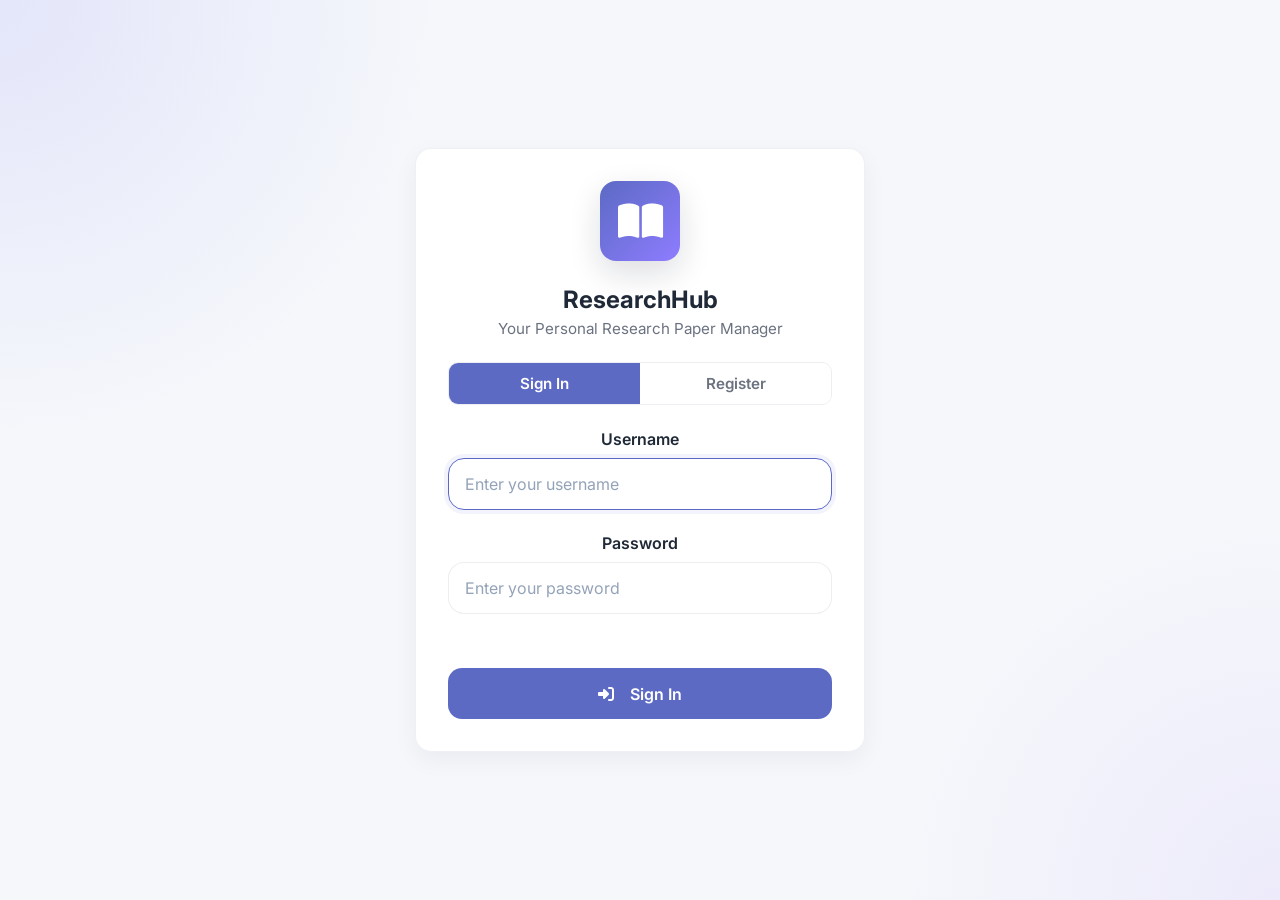
<file: index.html>
<!DOCTYPE html>
<html lang="en">

<head>
  <meta charset="UTF-8">
  <meta name="viewport" content="width=device-width, initial-scale=1.0">
  <title>Dashboard - ResearchHub</title>
  <link rel="stylesheet" href="https://cdnjs.cloudflare.com/ajax/libs/font-awesome/6.4.0/css/all.min.css">
  <link rel="stylesheet" href="style.css">
  <script src="app.js?v=2"></script>
</head>

<body>
  <script>checkAuth();</script>

  <div class="sidebar">
    <div class="brand-area">
      <div class="brand-icon">
        <i class="fas fa-book-open"></i>
      </div>
      <div class="brand-info">
        <div class="brand-title">ResearchHub</div>
        <div class="brand-tagline">Research Manager</div>
      </div>
    </div>

    <nav class="nav-menu">
      <div class="nav-section">
        <div class="nav-section-title">Main</div>
        <a href="index.html" class="nav-link active">
          <i class="fas fa-chart-line"></i>
          <span>Dashboard</span>
        </a>
        <a href="papers.html" class="nav-link">
          <i class="fas fa-book-bookmark"></i>
          <span>Library</span>
        </a>
        <a href="upload.html" class="nav-link">
          <i class="fas fa-cloud-arrow-up"></i>
          <span>Upload</span>
        </a>
      </div>

      <div class="nav-section">
        <div class="nav-section-title">Tools</div>
        <a href="#" class="nav-link" onclick="showComingSoon(); return false;">
          <i class="fas fa-sticky-note"></i>
          <span>Notes</span>
        </a>
        <a href="#" class="nav-link" onclick="showComingSoon(); return false;">
          <i class="fas fa-highlighter"></i>
          <span>Highlights</span>
        </a>
      </div>

      <div class="nav-section">
        <div class="nav-section-title">Account</div>
        <a href="#" class="nav-link" onclick="showComingSoon(); return false;">
          <i class="fas fa-gear"></i>
          <span>Settings</span>
        </a>
      </div>
    </nav>

    <div class="logout-area">
      <button class="btn-logout" onclick="logout()">
        <i class="fas fa-sign-out-alt" style="margin-right: 0.4rem;"></i> Logout
      </button>
    </div>
  </div>

  <div class="main-content">
    <div class="top-header">
      <div class="header-left">
        <h1 class="header-title">Dashboard</h1>
        <div class="header-search">
          <input type="text" placeholder="Search papers..." id="headerSearch">
        </div>
      </div>
      <div class="header-right">
        <button class="theme-toggle" onclick="toggleTheme()" title="Toggle light/dark mode">
          <i class="fas fa-moon"></i>
        </button>
        <div class="header-info">
          <div class="welcome-text">Welcome back</div>
          <div class="user-name" id="headerUserName">User</div>
        </div>
        <div class="user-avatar" id="headerAvatar">U</div>
      </div>
    </div>

    <div class="container">
      <div style="margin-bottom: 2rem;">
        <h1 style="font-size: 1.75rem; margin-bottom: 0.5rem; color: var(--text-primary);">Welcome to ResearchHub</h1>
        <p style="color: var(--text-secondary);">Track your personalized reading targets and manage your research collection.</p>
      </div>

      <!-- Stats -->
      <div class="stat-cards">
        <div class="stat-card stat-total">
          <div class="stat-header">
            <span class="stat-title">Total Papers</span>
            <span class="stat-icon">📚</span>
          </div>
          <div class="stat-number" id="stat-total">0</div>
        </div>
        <div class="stat-card stat-completed">
          <div class="stat-header">
            <span class="stat-title">Completed</span>
            <span class="stat-icon">✅</span>
          </div>
          <div class="stat-number" id="stat-completed">0</div>
        </div>
        <div class="stat-card stat-progress">
          <div class="stat-header">
            <span class="stat-title">In Progress</span>
            <span class="stat-icon">📖</span>
          </div>
          <div class="stat-number" id="stat-progress">0</div>
        </div>
        <div class="stat-card stat-notstarted">
          <div class="stat-header">
            <span class="stat-title">Not Started</span>
            <span class="stat-icon">🔖</span>
          </div>
          <div class="stat-number" id="stat-notstarted">0</div>
        </div>
      </div>

      <div style="display: flex; gap: 2rem; flex-wrap: wrap;">
        <!-- Continue Reading Section -->
        <div style="flex: 1; min-width: 320px;">
          <div class="section-header">
            <h2 class="section-title">
              <i class="fas fa-bookmark"></i>
              Continue Reading
            </h2>
          </div>
          <div id="continueReadingContainer" style="display: flex; flex-direction: column; gap: 1rem;">
            <!-- JS populated -->
          </div>
        </div>

        <!-- Recommended Papers Section -->
        <div style="flex: 1; min-width: 320px;">
          <div class="section-header">
            <h2 class="section-title">
              <i class="fas fa-star"></i>
              Recommended for You
            </h2>
          </div>
          <div id="recommendedContainer" style="display: flex; flex-direction: column; gap: 1rem;">
            <!-- JS populated -->
          </div>
        </div>

        <!-- Recently Viewed Section -->
        <div style="flex: 1; min-width: 320px;">
          <div class="section-header">
            <h2 class="section-title">
              <i class="fas fa-clock"></i>
              Recently Viewed
            </h2>
          </div>
          <div id="recentlyViewedContainer" style="display: flex; flex-direction: column; gap: 1rem;">
            <!-- JS populated -->
          </div>
        </div>
      </div>
    </div>
  </div>

  <div id="toast-container"></div>

  <script>
    function normalizeStatus(status) {
      const value = String(status || '').trim().toLowerCase();
      if (value === 'not started' || value === 'not_started' || value === 'notstarted') return 'Not Started';
      if (value === 'in progress' || value === 'in_progress' || value === 'inprogress') return 'In Progress';
      if (value === 'completed') return 'Completed';
      return status;
    }

    function getStatusKey(status) {
      return String(normalizeStatus(status) || '').trim().toLowerCase().replace(/\s+/g, '_');
    }

    renderAppShell();

    (async function() {
      const user = getDisplayUser();
      document.getElementById('headerUserName').textContent = user;
      document.getElementById('headerAvatar').textContent = user.charAt(0).toUpperCase();

      await loadPapersFromBackend();
      const allPapers = getPapers();
      if (allPapers.length === 0) {
        clearRecentlyViewedIfNoPapers();
      }

      const completed = allPapers.filter(p => getStatusKey(p.status) === 'completed').length;
      const inProgress = allPapers.filter(p => getStatusKey(p.status) === 'in_progress').length;
      const notStarted = allPapers.filter(p => getStatusKey(p.status) === 'not_started').length;

      document.getElementById('stat-total').textContent = allPapers.length;
      document.getElementById('stat-completed').textContent = completed;
      document.getElementById('stat-progress').textContent = inProgress;
      document.getElementById('stat-notstarted').textContent = notStarted;

      const continueReading = allPapers.filter(p => getStatusKey(p.status) === 'in_progress').slice(0, 3);
      const recommended = allPapers.filter(p => getStatusKey(p.status) === 'not_started').slice(0, 3);

      renderPaperCards('continueReadingContainer', continueReading, 'recommendation-card');
      renderPaperCards('recommendedContainer', recommended, 'recommendation-card');

      // Sync progress from live DB into recently viewed before rendering
      const recentRaw = getRecentlyViewedPapers();
      recentRaw.forEach(r => {
        const live = allPapers.find(p => p.id === r.id);
        if (live) { r.progress = live.progress; r.status = live.status; }
      });
      localStorage.setItem('recently_viewed_' + getCurrentUser(), JSON.stringify(recentRaw));
      renderRecentItems('recentlyViewedContainer');
    })();

    function renderPaperCards(containerId, papers, cardClass) {
      const container = document.getElementById(containerId);
      container.innerHTML = '';

      if (papers.length === 0) {
        container.innerHTML = '<div class="empty-state"><div class="empty-icon"><i class="fas fa-inbox"></i></div><div class="empty-title">No papers yet</div><div class="empty-text">Start by uploading your first research paper.</div></div>';
        return;
      }

      papers.forEach(paper => {
        const statusColors = {
          'completed': { badge: 'status-completed', icon: '✅' },
          'in_progress': { badge: 'status-progress', icon: '📖' },
          'not_started': { badge: 'status-not-started', icon: '🔖' }
        };

        const status = statusColors[getStatusKey(paper.status)] || statusColors['not_started'];

        const card = document.createElement('div');
        card.className = cardClass;
        card.innerHTML = `
          <div class="rec-header">
            <div class="rec-icon">
              <i class="fas fa-${paper.status === 'completed' ? 'check-circle' : (paper.status === 'in_progress' ? 'book-open' : 'bookmark')}"></i>
            </div>
            <div style="flex: 1;">
              <div class="rec-title">${paper.title}</div>
              <div class="rec-reason">${paper.status.replace('_', ' ').toUpperCase()}</div>
            </div>
            <button class="rec-icon-btn" onclick="toggleBookmark(this)">
              <i class="fas fa-bookmark"></i>
            </button>
          </div>
          <div class="rec-description">${paper.shortSummary || 'No summary available'}</div>
          <div class="rec-tags">
            <span class="rec-tag">${paper.domain || 'General'}</span>
            <span class="rec-tag tag-secondary">${paper.difficulty || 'Intermediate'}</span>
          </div>
          <div class="rec-action">
            <button class="rec-btn" onclick="window.location.href='paperdetails.html?id=${paper.id}'">
              <i class="fas fa-arrow-right" style="margin-right: 0.3rem;"></i>View Paper
            </button>
          </div>
        `;
        container.appendChild(card);
      });
    }

    function toggleBookmark(btn) {
      btn.classList.toggle('active');
      btn.querySelector('i').classList.toggle('fas');
      btn.querySelector('i').classList.toggle('far');
    }

    function renderAppShell() {
      // Already rendered in HTML
    }

    function showComingSoon() {
      showToast('This feature is coming soon!', false);
    }
  </script>
</body>

</html>
</file>
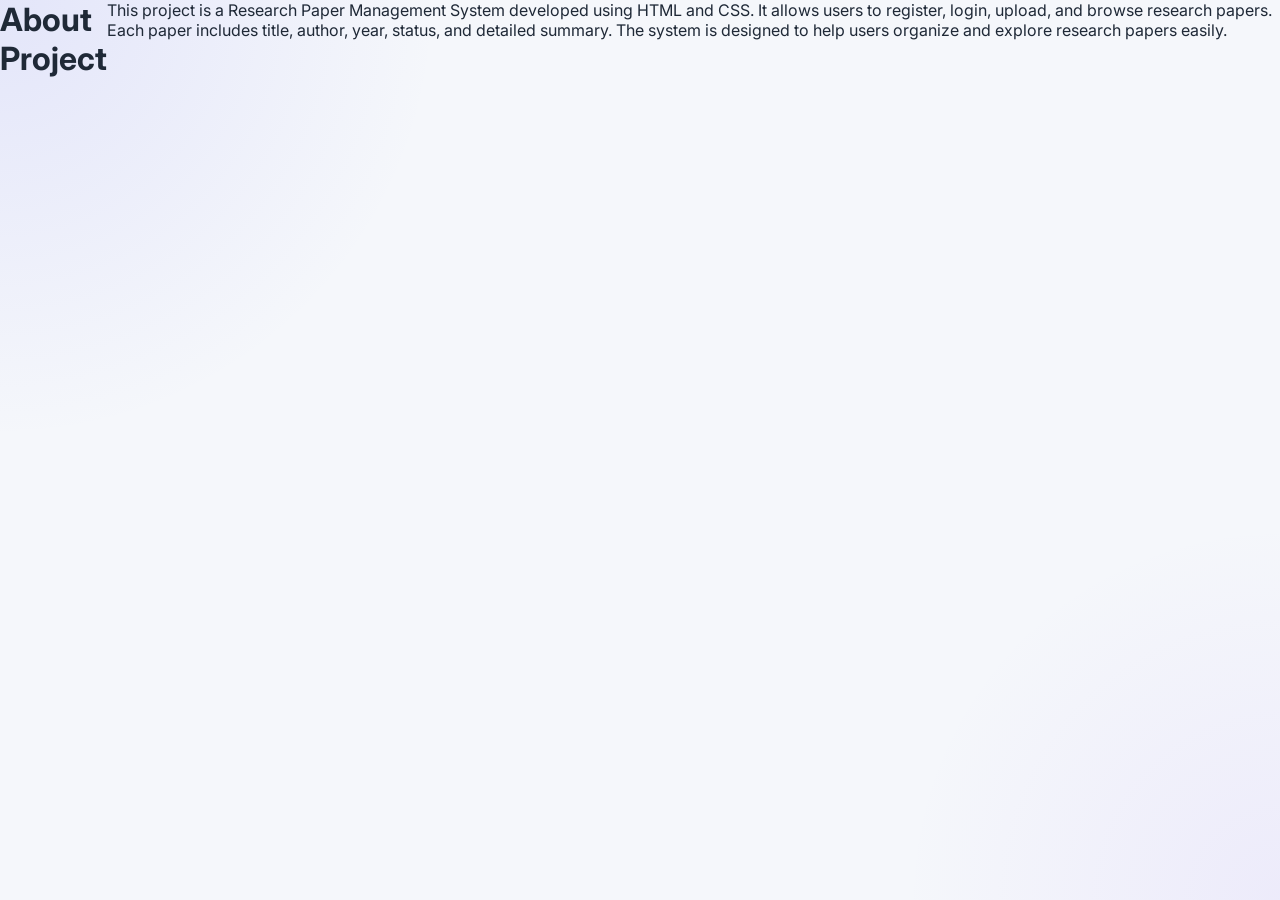
<file: about.html>
<!DOCTYPE html>
<html>

<head>
    <title>About</title>
    <link rel="stylesheet" href="style.css">
</head>

<body>

    <header>
        <h1>About Project</h1>
    </header>

    <div class="about-box">

        <p>
            This project is a Research Paper Management System developed using HTML and CSS.
            It allows users to register, login, upload, and browse research papers.
            Each paper includes title, author, year, status, and detailed summary.
            The system is designed to help users organize and explore research papers easily.
        </p>

    </div>

</body>

</html>
</file>
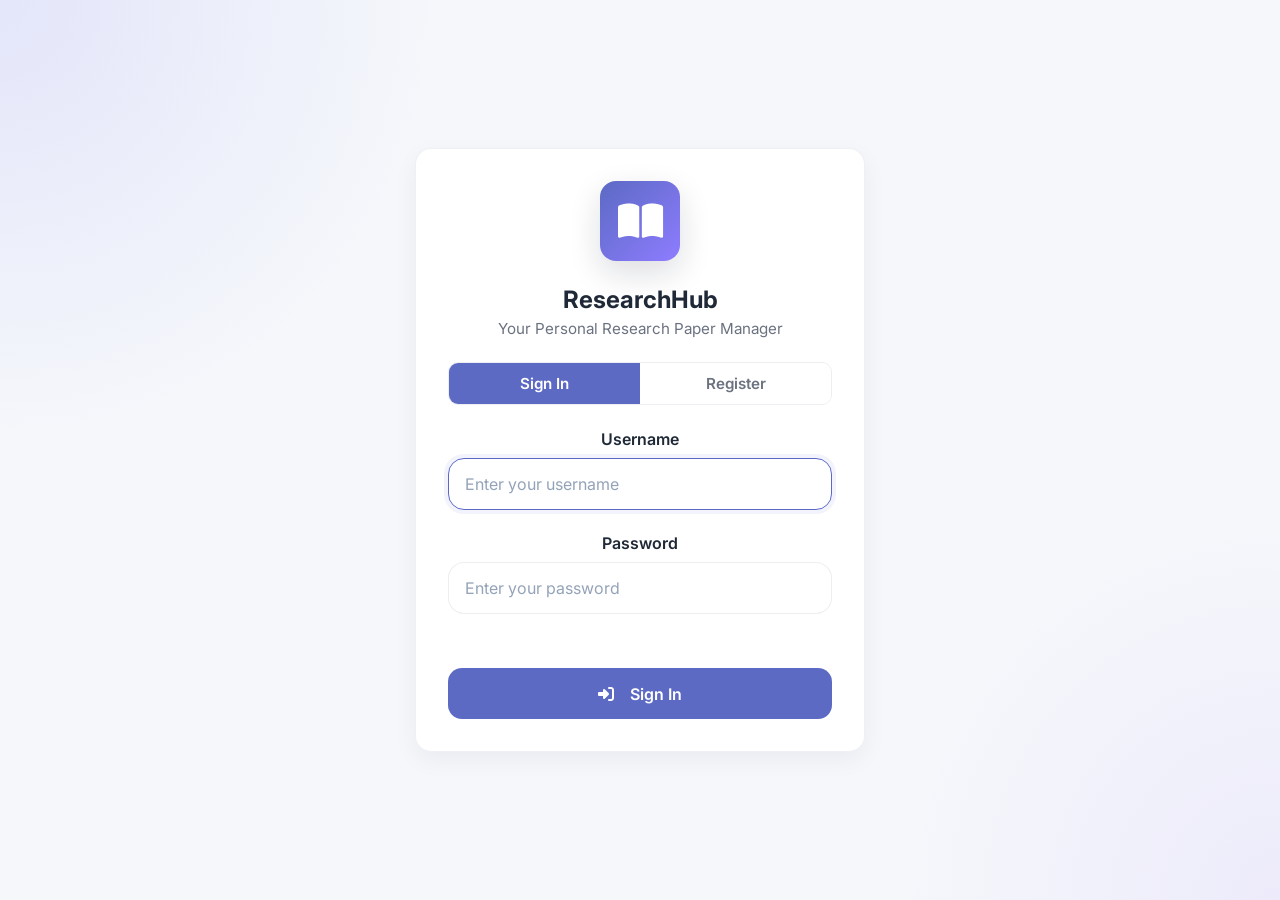
<file: contact.html>
<!DOCTYPE html>
<html>

<head>
    <title>Contact</title>
    <link rel="stylesheet" href="style.css">
</head>

<body>
    <script>
        if (localStorage.getItem("loggedIn") !== "true") {
            window.location = "login.html";
        }
    </script>
    <header>
        <h1>Contact Us</h1>
    </header>

    <div class="form-box">

        <input type="text" placeholder="Your Name">
        <input type="email" placeholder="Email">
        <textarea placeholder="Message"></textarea>

        <button class="btn">Send</button>

    </div>

</body>

</html>
</file>
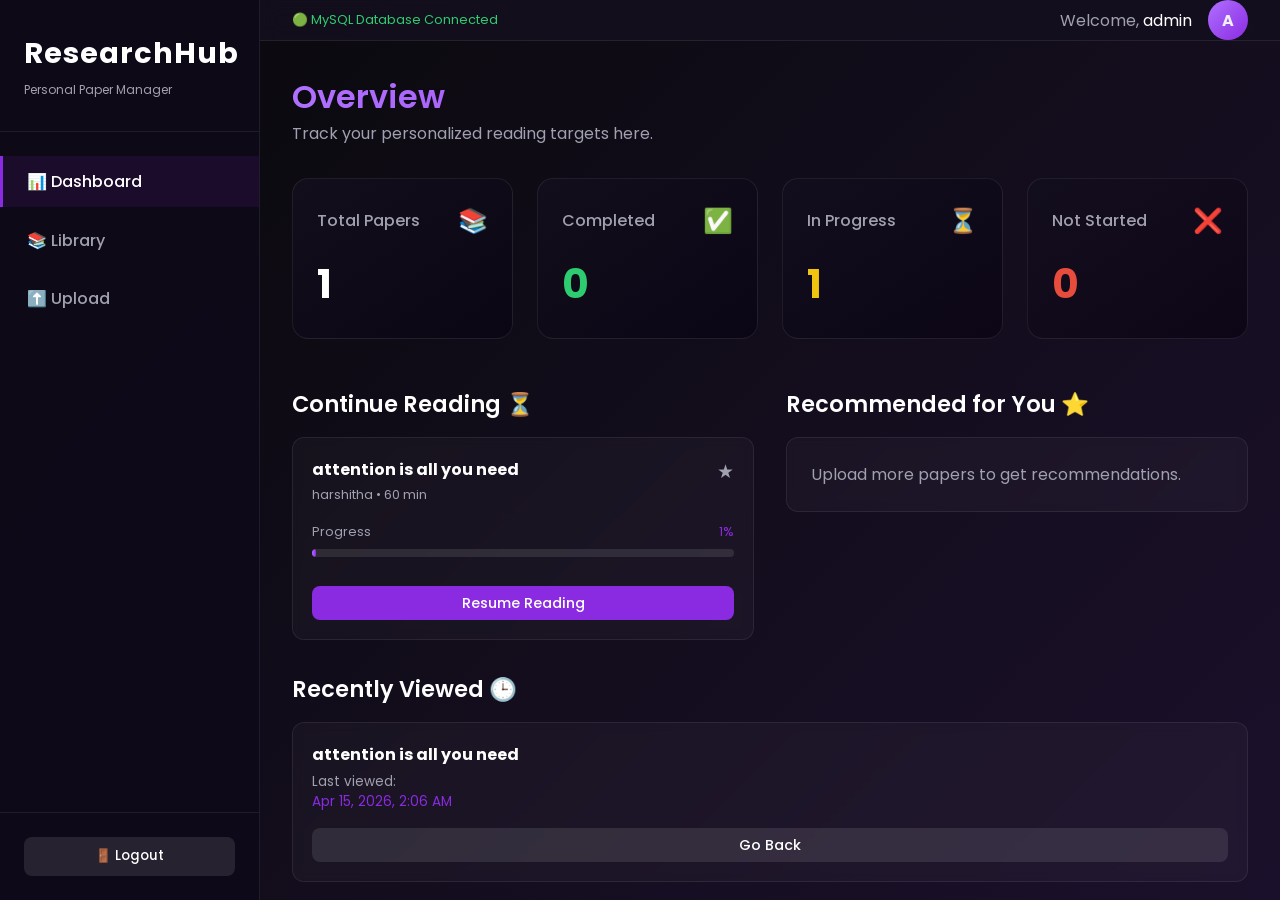
<file: Dashboard - ResearchHub.html>
<!DOCTYPE html>
<!-- saved from url=(0036)http://localhost/research/index.html -->
<html lang="en"><head><meta http-equiv="Content-Type" content="text/html; charset=UTF-8">
  
  <title>Dashboard - ResearchHub</title>
  <link rel="stylesheet" href="./Dashboard - ResearchHub_files/style.css">
  <script src="./Dashboard - ResearchHub_files/app.js.download"></script>
</head>

<body><div class="app-layout"><div class="sidebar">
        <div class="brand-area">
            <div class="brand-title">ResearchHub</div>
            <div class="brand-tagline">Personal Paper Manager</div>
        </div>
        <div class="nav-menu">
            <a href="http://localhost/research/index.html" class="nav-link active">📊 Dashboard</a>
            <a href="http://localhost/research/papers.html" class="nav-link ">📚 Library</a>
            <a href="http://localhost/research/upload.html" class="nav-link ">⬆️ Upload</a>
        </div>
        <div class="logout-area">
            <button class="btn btn-secondary" style="width:100%" onclick="logout()">🚪 Logout</button>
        </div>
    </div><div class="main-content"><div class="top-header">
        <div class="header-search">
             <div style="font-size:0.8rem; color:var(--success);">🟢 MySQL Database Connected</div>
        </div>
        <div class="user-profile">
            <span style="color:var(--text-muted)">Welcome, <span style="color:#fff">admin</span></span>
            <div class="avatar">A</div>
        </div>
    </div>
  

  <div class="container">
    <div style="margin-bottom: 2rem;">
      <h1 class="gradient-text" style="font-size: 2rem;">Overview</h1>
      <p style="color: var(--text-muted)">Track your personalized reading targets here.</p>
    </div>

    <!-- Stats -->
    <div class="stat-cards">
      <div class="stat-card">
        <div class="stat-header">
          <span class="stat-title">Total Papers</span>
          <span class="stat-icon">📚</span>
        </div>
        <div class="stat-number" id="stat-total">1</div>
      </div>
      <div class="stat-card">
        <div class="stat-header">
          <span class="stat-title">Completed</span>
          <span class="stat-icon">✅</span>
        </div>
        <div class="stat-number" id="stat-completed" style="color: var(--success);">0</div>
      </div>
      <div class="stat-card">
        <div class="stat-header">
          <span class="stat-title">In Progress</span>
          <span class="stat-icon">⏳</span>
        </div>
        <div class="stat-number" id="stat-progress" style="color: var(--warning);">1</div>
      </div>
      <div class="stat-card">
        <div class="stat-header">
          <span class="stat-title">Not Started</span>
          <span class="stat-icon">❌</span>
        </div>
        <div class="stat-number" id="stat-notstarted" style="color: var(--danger);">0</div>
      </div>
    </div>

    <div style="display: flex; gap: 2rem; flex-wrap: wrap;">
      <!-- Continue Reading Section -->
      <div style="flex: 1; min-width: 320px;">
        <h2 style="margin-bottom: 1rem; color: #fff; font-size: 1.4rem;">Continue Reading ⏳</h2>
        <div id="continueReadingContainer" style="display: flex; flex-direction: column; gap: 1rem;">
          <!-- JS populated -->
        
                <div class="glass-card" style="padding: 1.2rem;">
                    <div style="display: flex; justify-content: space-between;">
                      <h4 style="color:#fff;">attention is all you need</h4>
                      <span class="favorite-icon ">★</span>
                    </div>
                    <p style="font-size: 0.8rem; color: var(--text-muted); margin-bottom: 0.4rem;">harshitha • 60 min</p>
                    
                    <div style="margin: 0.8rem 0;">
                      <div style="display:flex; justify-content: space-between; font-size: 0.8rem; margin-bottom: 0.3rem;">
                        <span style="color:var(--text-muted)">Progress</span>
                        <span style="color:var(--primary-violet)">1%</span>
                      </div>
                      <div class="progress-container">
                        <div class="progress-bar" style="width: 1%"></div>
                      </div>
                    </div>

                    <a href="http://localhost/research/paperdetails.html?id=1" class="btn" style="padding: 0.4rem 0.8rem; font-size: 0.9rem; margin-top: 0.5rem;">Resume Reading</a>
                </div>
             </div>
      </div>


      <!-- Recommended Papers Section -->
      <div style="flex: 1; min-width: 320px;">
        <h2 style="margin-bottom: 1rem; color: #fff; font-size: 1.4rem;">Recommended for You ⭐</h2>
        <div id="recommendedContainer" style="display: flex; flex-direction: column; gap: 1rem;"><div class="glass-card"><p style="color: var(--text-muted);">Upload more papers to get recommendations.</p></div></div>
      </div>

      <!-- Recently Viewed Section -->
      <div style="flex: 1; min-width: 320px;">
        <h2 style="margin-bottom: 1rem; color: #fff; font-size: 1.4rem;">Recently Viewed 🕒</h2>
        <div id="recentlyViewedContainer" style="display: flex; flex-direction: column; gap: 1rem;">
          <!-- JS populated -->
        
                <div class="glass-card" style="padding: 1.2rem;">
                    <h4 style="color:#fff;">attention is all you need</h4>
                    <p style="font-size: 0.85rem; color: var(--text-muted); margin-top: 0.3rem;">Last viewed: <br><span style="color:var(--primary-violet)">Apr 15, 2026, 2:06 AM</span></p>
                    <a href="http://localhost/research/paperdetails.html?id=1" class="btn btn-secondary" style="padding: 0.4rem 0.8rem; font-size: 0.9rem; margin-top: 1rem;">Go Back</a>
                </div>
             </div>
      </div>
    </div>
  </div>

  



</div></div></body></html>
</file>
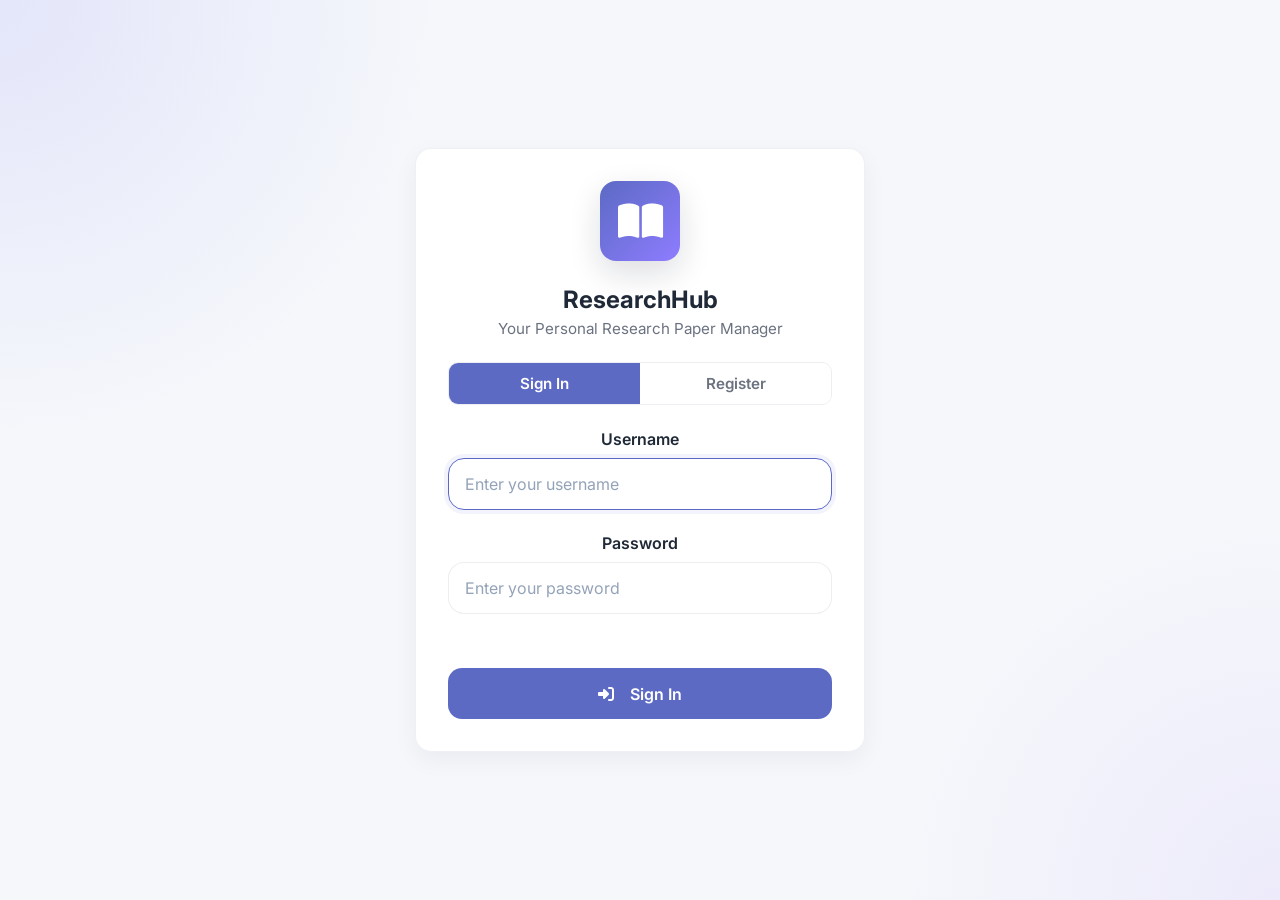
<file: index copy.html>
<!DOCTYPE html>
<html lang="en">

<head>
  <meta charset="UTF-8">
  <title>Dashboard - ResearchHub</title>
  <link rel="stylesheet" href="style.css">
  <script src="app.js"></script>
</head>

<body>
  <script> checkAuth(); </script>

  <div class="container">
    <div style="margin-bottom: 2rem;">
      <h1 class="gradient-text" style="font-size: 2rem;">Overview</h1>
      <p style="color: var(--text-muted)">Track your personalized reading targets here.</p>
    </div>

    <div class="stat-cards">
      <div class="stat-card">
        <div class="stat-header">
          <span class="stat-title">Total Papers</span>
          <span class="stat-icon">📚</span>
        </div>
        <div class="stat-number" id="stat-total">0</div>
      </div>
      <div class="stat-card">
        <div class="stat-header">
          <span class="stat-title">Completed</span>
          <span class="stat-icon">✅</span>
        </div>
        <div class="stat-number" id="stat-completed" style="color: var(--success);">0</div>
      </div>
      <div class="stat-card">
        <div class="stat-header">
          <span class="stat-title">In Progress</span>
          <span class="stat-icon">⏳</span>
        </div>
        <div class="stat-number" id="stat-progress" style="color: var(--warning);">0</div>
      </div>
      <div class="stat-card">
        <div class="stat-header">
          <span class="stat-title">Not Started</span>
          <span class="stat-icon">❌</span>
        </div>
        <div class="stat-number" id="stat-notstarted" style="color: var(--danger);">0</div>
      </div>
    </div>

    <!-- Additional sections logic -->
    <div style="display: flex; gap: 2rem; flex-wrap: wrap;">
      <!-- Continue Reading Section -->
      <div style="flex: 1; min-width: 300px;">
        <h2 style="margin-bottom: 1rem; color: #fff; font-size: 1.4rem;">Continue Reading ⏳</h2>
        <div id="continueReadingContainer" style="display: flex; flex-direction: column; gap: 1rem;">
          <!-- JS populated -->
        </div>
      </div>

      <!-- Recently Viewed Section -->
      <div style="flex: 1; min-width: 300px;">
        <h2 style="margin-bottom: 1rem; color: #fff; font-size: 1.4rem;">Recently Viewed 🕒</h2>
        <div id="recentlyViewedContainer" style="display: flex; flex-direction: column; gap: 1rem;">
          <!-- JS populated -->
        </div>
      </div>
    </div>
  </div>

  <script>
    renderAppShell();

    const allPapers = getPapers();
    if (allPapers.length === 0) {
      localStorage.removeItem('recently_viewed_' + getCurrentUser());
    }

    const stats = allPapers.length === 0 ? { total: 0, completed: 0, inProgress: 0, notStarted: 0 } : getStats();
    document.getElementById('stat-total').innerText = stats.total;
    document.getElementById('stat-completed').innerText = stats.completed;
    document.getElementById('stat-progress').innerText = stats.inProgress;
    document.getElementById('stat-notstarted').innerText = stats.notStarted;

    // Populate Continue Reading
    const inProgressPapers = allPapers.filter(p => p.status === 'In Progress');
    const crContainer = document.getElementById('continueReadingContainer');
    if (inProgressPapers.length === 0) {
      crContainer.innerHTML = `<p style="color: var(--text-muted);">No papers in progress right now.</p>`;
    } else {
      inProgressPapers.forEach(p => {
        crContainer.innerHTML += `
              <div class="glass-card" style="padding: 1rem;">
                  <h4 style="color:#fff;">${p.title}</h4>
                  <p style="font-size: 0.8rem; color: var(--text-muted); margin-bottom: 0.8rem;">${p.author}</p>
                  <a href="paperdetails.html?id=${p.id}" class="btn" style="padding: 0.4rem 0.8rem; font-size: 0.9rem;">Resume Reading</a>
              </div>
           `;
      });
    }

    // Populate Recently Viewed
    renderRecentItems('recentlyViewedContainer');

  </script>
</body>

</html>
</file>
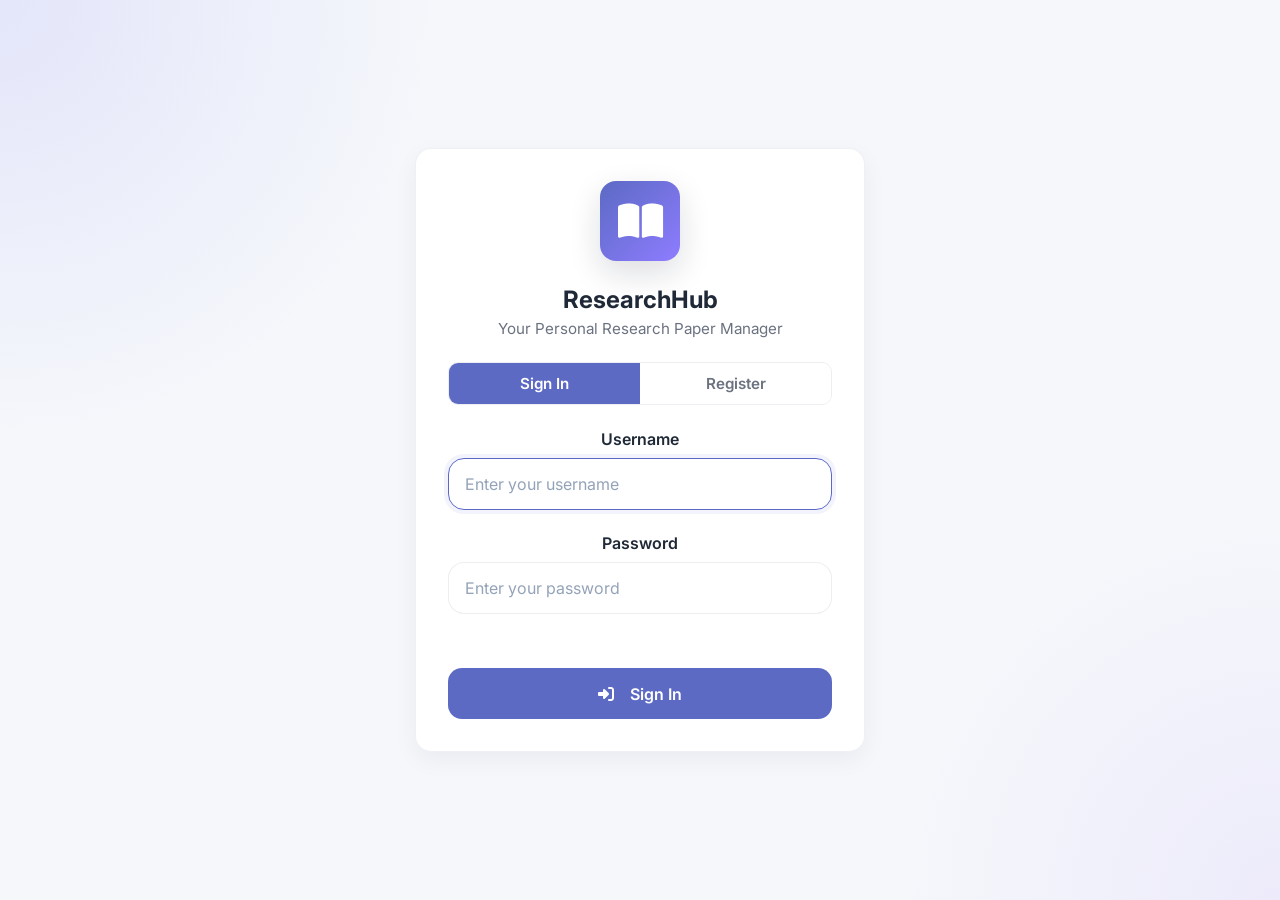
<file: indexxx.html>
<!DOCTYPE html>
<html lang="en">

<head>
  <meta charset="UTF-8">
  <meta name="viewport" content="width=device-width, initial-scale=1.0">
  <title>ResearchHub</title>

  <style>
    * {
      margin: 0;
      padding: 0;
      box-sizing: border-box;
      font-family: 'Segoe UI', sans-serif;
    }

    body {
      height: 100vh;
      background: linear-gradient(135deg, #6a11cb, #2575fc);
      color: white;
    }

    /* Navbar */
    .navbar {
      display: flex;
      justify-content: space-between;
      align-items: center;
      padding: 20px 60px;
      background: rgba(255, 255, 255, 0.15);
      backdrop-filter: blur(15px);
    }

    .logo {
      font-size: 22px;
      font-weight: bold;
    }

    .nav-links a {
      margin-left: 25px;
      color: white;
      text-decoration: none;
      font-size: 15px;
      transition: 0.3s;
    }

    .nav-links a:hover {
      color: #ffd700;
    }

    /* Hero Section */
    .hero {
      text-align: center;
      margin-top: 120px;
    }

    .hero h1 {
      font-size: 50px;
      font-weight: bold;
    }

    .hero p {
      margin-top: 15px;
      font-size: 18px;
      opacity: 0.9;
    }

    /* Button */
    .btn {
      margin-top: 25px;
      padding: 12px 30px;
      border-radius: 30px;
      border: none;
      background: linear-gradient(45deg, #ffffff, #e0e0ff);
      color: #6a11cb;
      font-size: 16px;
      cursor: pointer;
      transition: 0.3s;
    }

    .btn:hover {
      transform: scale(1.05);
      background: #ffd700;
      color: black;
    }

    /* Cards */
    .cards {
      display: flex;
      justify-content: center;
      gap: 30px;
      margin-top: 80px;
    }

    .card {
      background: rgba(255, 255, 255, 0.2);
      backdrop-filter: blur(15px);
      padding: 25px;
      width: 260px;
      border-radius: 20px;
      text-align: center;
      transition: 0.3s;
    }

    .card:hover {
      transform: translateY(-10px);
      box-shadow: 0 10px 25px rgba(0, 0, 0, 0.3);
    }

    .card h3 {
      margin-top: 10px;
      font-size: 20px;
    }

    .card p {
      margin-top: 10px;
      font-size: 14px;
      opacity: 0.8;
    }
  </style>
</head>

<body>
  <script>
    if (localStorage.getItem("loggedIn") !== "true") {
      window.location = "login.html";
    }
  </script>
  <!-- Navbar -->
  <div class="navbar">
    <div class="logo">📊 ResearchHub</div>
    <div class="nav-links">
      <a href="#">Home</a>
      <a href="#">Register</a>
      <a href="#">Upload</a>
      <a href="#">Contact</a>
      <a href="#">Login</a>
    </div>
  </div>

  <!-- Hero Section -->
  <div class="hero">
    <h1>Research Paper & Management</h1>
    <p>Upload, Explore & Manage Research Papers Easily</p>


    <button class="btn">Get Started</button>
  </div>

  <!-- Cards -->
  <div class="cards">

    <div class="card">
      <h3>📄 Upload Papers</h3>
      <p>Share your research with the world</p>
    </div>

    <div class="card">
      <h3>🔍 Explore</h3>
      <p>Find thousands of research papers</p>
    </div>

    <div class="card">
      <h3>📊 Manage</h3>
      <p>Organize your work efficiently</p>
    </div>

  </div>

</body>

</html>
</file>
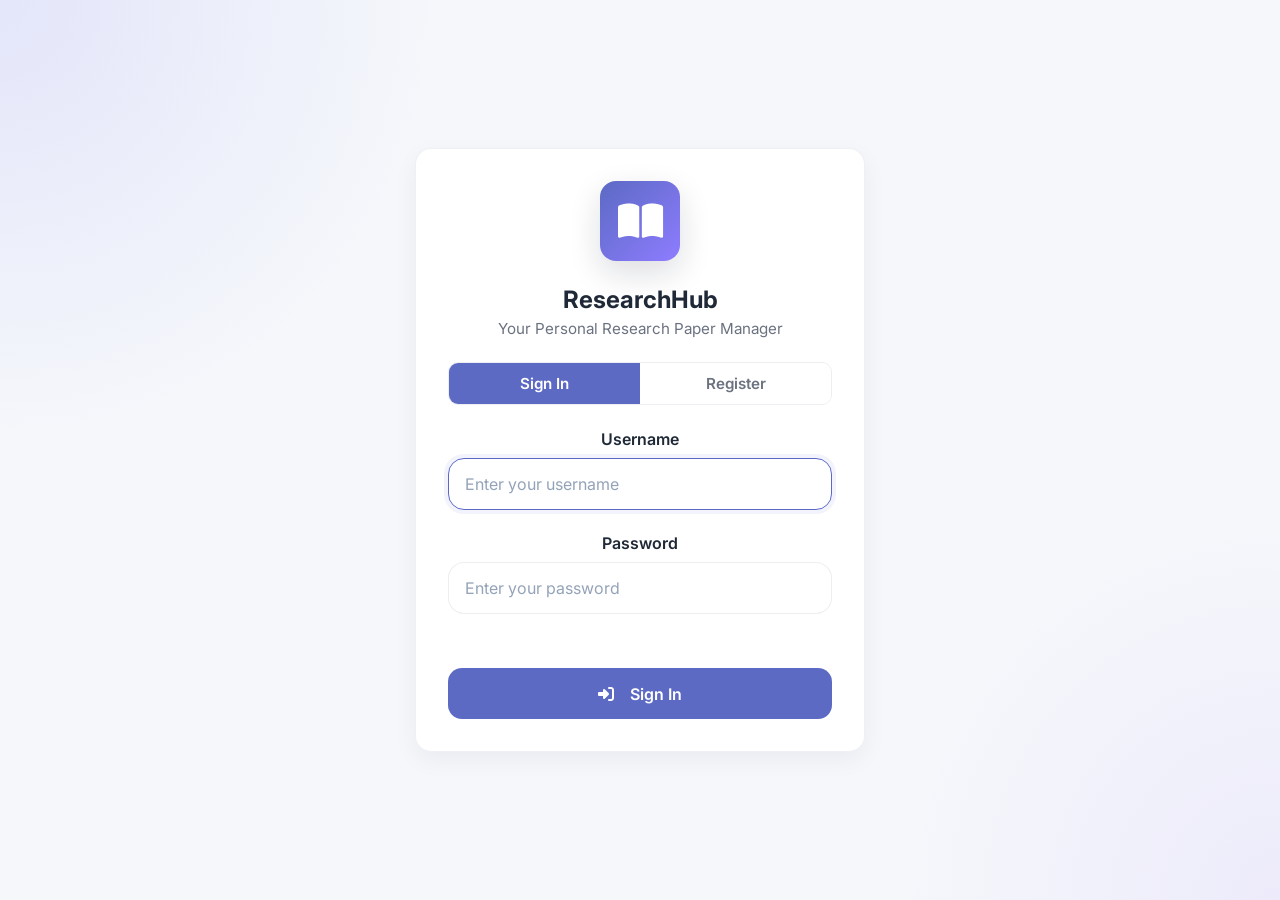
<file: login.html>
<!DOCTYPE html>
<html lang="en">
<head>
  <meta charset="UTF-8">
  <meta name="viewport" content="width=device-width, initial-scale=1.0">
  <title>Login - ResearchHub</title>
  <link rel="stylesheet" href="https://cdnjs.cloudflare.com/ajax/libs/font-awesome/6.4.0/css/all.min.css">
  <link rel="stylesheet" href="style.css">
  <style>
    body { display:flex; justify-content:center; align-items:center; min-height:100vh; padding:1rem; }
    .login-wrapper { width:100%; max-width:450px; text-align:center; }
    .login-icon {
      width:80px; height:80px;
      background: linear-gradient(135deg, var(--accent-primary), var(--accent-secondary));
      border-radius:16px; display:flex; align-items:center; justify-content:center;
      color:white; font-size:2.5rem; margin:0 auto 1.5rem; box-shadow:var(--shadow-lg);
    }
    .tab-row { display:flex; gap:0; margin-bottom:1.5rem; border-radius:10px; overflow:hidden; border:1px solid var(--bg-tertiary); }
    .tab-btn {
      flex:1; padding:0.7rem; border:none; cursor:pointer; font-size:0.95rem; font-weight:600;
      background:var(--bg-secondary); color:var(--text-secondary); transition:all 0.2s;
    }
    .tab-btn.active { background:var(--accent-primary); color:#fff; }
    .error-msg { color:var(--danger,#ef4444); font-size:0.88rem; margin-top:0.5rem; min-height:1.2rem; }
  </style>
</head>
<body>
  <div class="login-wrapper glass-container">
    <div class="login-icon"><i class="fas fa-book-open"></i></div>
    <h2 style="margin-bottom:0.3rem; color:var(--text-primary);">ResearchHub</h2>
    <p style="color:var(--text-secondary); font-size:0.95rem; margin-bottom:1.5rem;">Your Personal Research Paper Manager</p>

    <div class="tab-row">
      <button class="tab-btn active" id="tabLogin" onclick="switchTab('login')">Sign In</button>
      <button class="tab-btn" id="tabRegister" onclick="switchTab('register')">Register</button>
    </div>

    <!-- LOGIN FORM -->
    <form id="loginForm" onsubmit="doLogin(event)">
      <div class="form-group">
        <label class="form-label">Username</label>
        <input type="text" id="loginUser" class="form-control" placeholder="Enter your username" required autofocus>
      </div>
      <div class="form-group">
        <label class="form-label">Password</label>
        <input type="password" id="loginPass" class="form-control" placeholder="Enter your password" required>
      </div>
      <div class="error-msg" id="loginError"></div>
      <button type="submit" id="loginBtn" class="btn btn-primary btn-full" style="padding:0.9rem; font-size:1rem; margin-top:0.8rem;">
        <i class="fas fa-sign-in-alt" style="margin-right:0.5rem;"></i>Sign In
      </button>
    </form>

    <!-- REGISTER FORM -->
    <form id="registerForm" style="display:none;" onsubmit="doRegister(event)">
      <div class="form-group">
        <label class="form-label">Username</label>
        <input type="text" id="regUser" class="form-control" placeholder="Choose a username" required>
      </div>
      <div class="form-group">
        <label class="form-label">Password</label>
        <input type="password" id="regPass" class="form-control" placeholder="Choose a password (min 4 chars)" required>
      </div>
      <div class="form-group">
        <label class="form-label">Confirm Password</label>
        <input type="password" id="regPass2" class="form-control" placeholder="Repeat password" required>
      </div>
      <div class="error-msg" id="registerError"></div>
      <button type="submit" id="registerBtn" class="btn btn-primary btn-full" style="padding:0.9rem; font-size:1rem; margin-top:0.8rem;">
        <i class="fas fa-user-plus" style="margin-right:0.5rem;"></i>Create Account
      </button>
    </form>
  </div>

  <div id="toast-container"></div>
  <script src="app.js?v=2"></script>
  <script>
    function switchTab(tab) {
      document.getElementById('loginForm').style.display    = tab === 'login'    ? '' : 'none';
      document.getElementById('registerForm').style.display = tab === 'register' ? '' : 'none';
      document.getElementById('tabLogin').classList.toggle('active',    tab === 'login');
      document.getElementById('tabRegister').classList.toggle('active', tab === 'register');
      document.getElementById('loginError').textContent    = '';
      document.getElementById('registerError').textContent = '';
    }

    async function doLogin(e) {
      e.preventDefault();
      const btn = document.getElementById('loginBtn');
      const errEl = document.getElementById('loginError');
      errEl.textContent = '';
      btn.disabled = true;
      btn.innerHTML = '<i class="fas fa-spinner fa-spin"></i> Signing in...';

      const username = document.getElementById('loginUser').value.trim();
      const password = document.getElementById('loginPass').value;

      try {
        const res = await fetch('api/auth.php', {
          method: 'POST',
          headers: { 'Content-Type': 'application/json' },
          body: JSON.stringify({ action: 'login', username, password })
        });
        const data = await res.json();
        if (data.status === 'success') {
          localStorage.setItem('loggedIn', 'true');
          localStorage.setItem('currentUser', data.username);
          window.location.href = 'index.html';
        } else {
          errEl.textContent = data.message || 'Login failed';
        }
      } catch(err) {
        errEl.textContent = 'Cannot reach server. Is PHP running?';
      }

      btn.disabled = false;
      btn.innerHTML = '<i class="fas fa-sign-in-alt" style="margin-right:0.5rem;"></i>Sign In';
    }

    async function doRegister(e) {
      e.preventDefault();
      const btn = document.getElementById('registerBtn');
      const errEl = document.getElementById('registerError');
      errEl.textContent = '';

      const username = document.getElementById('regUser').value.trim();
      const password = document.getElementById('regPass').value;
      const password2 = document.getElementById('regPass2').value;

      if (password !== password2) {
        errEl.textContent = 'Passwords do not match';
        return;
      }

      btn.disabled = true;
      btn.innerHTML = '<i class="fas fa-spinner fa-spin"></i> Creating account...';

      try {
        const res = await fetch('api/auth.php', {
          method: 'POST',
          headers: { 'Content-Type': 'application/json' },
          body: JSON.stringify({ action: 'register', username, password })
        });
        const data = await res.json();
        if (data.status === 'success') {
          showToast('Account created! Please sign in.');
          switchTab('login');
          document.getElementById('loginUser').value = username;
        } else {
          errEl.textContent = data.message || 'Registration failed';
        }
      } catch(err) {
        errEl.textContent = 'Cannot reach server. Is PHP running?';
      }

      btn.disabled = false;
      btn.innerHTML = '<i class="fas fa-user-plus" style="margin-right:0.5rem;"></i>Create Account';
    }
  </script>
</body>
</html>
</file>
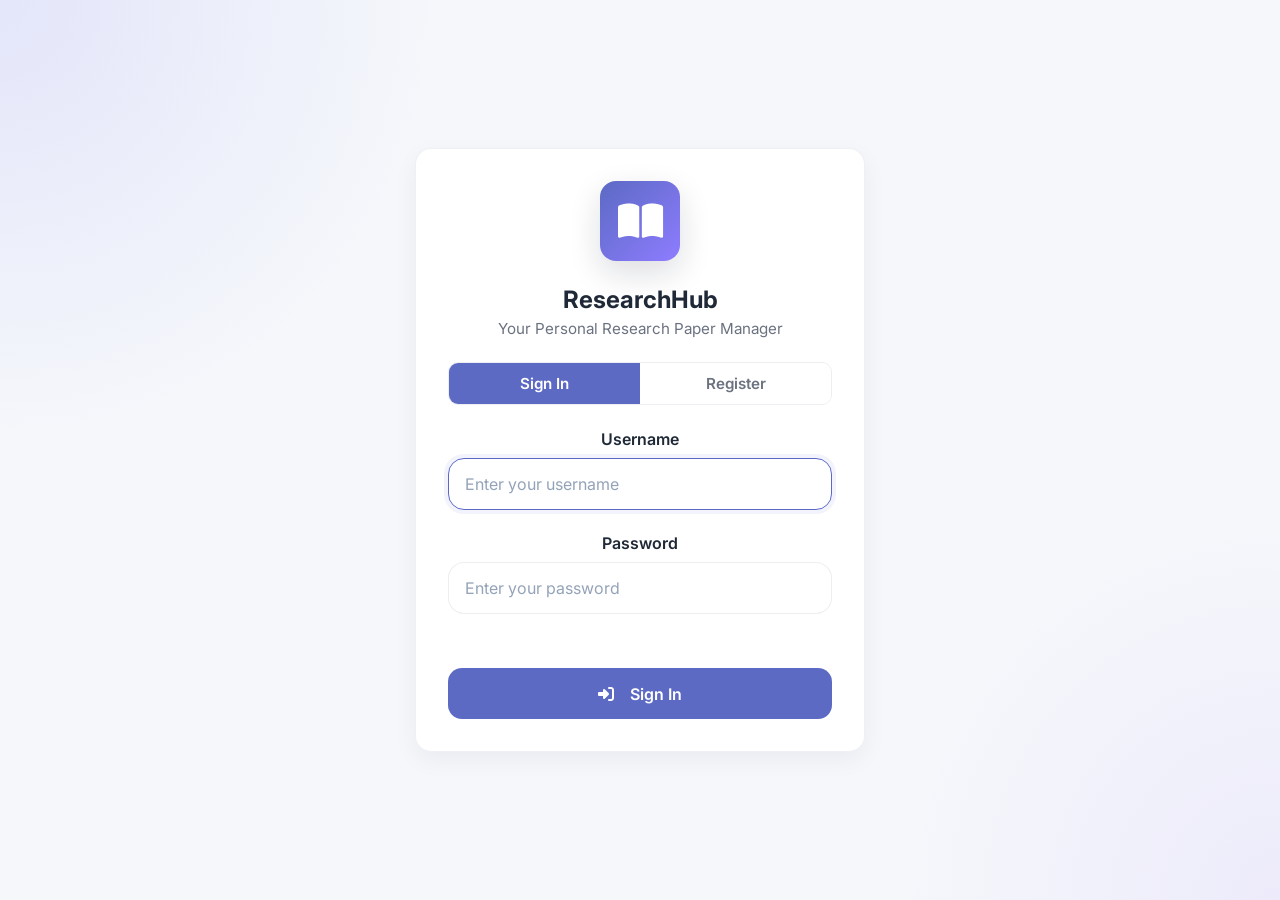
<file: papers.html>
<!DOCTYPE html>
<html lang="en">

<head>
    <meta charset="UTF-8">
    <meta name="viewport" content="width=device-width, initial-scale=1.0">
    <title>Library - ResearchHub</title>
    <link rel="stylesheet" href="https://cdnjs.cloudflare.com/ajax/libs/font-awesome/6.4.0/css/all.min.css">
    <link rel="stylesheet" href="style.css">
    <script src="app.js?v=2"></script>
</head>

<body>
    <script> checkAuth(); </script>

    <div class="sidebar">
        <div class="brand-area">
            <div class="brand-icon">
                <i class="fas fa-book-open"></i>
            </div>
            <div class="brand-info">
                <div class="brand-title">ResearchHub</div>
                <div class="brand-tagline">Research Manager</div>
            </div>
        </div>

        <nav class="nav-menu">
            <div class="nav-section">
                <div class="nav-section-title">Main</div>
                <a href="index.html" class="nav-link">
                    <i class="fas fa-chart-line"></i>
                    <span>Dashboard</span>
                </a>
                <a href="papers.html" class="nav-link active">
                    <i class="fas fa-book-bookmark"></i>
                    <span>Library</span>
                </a>
                <a href="upload.html" class="nav-link">
                    <i class="fas fa-cloud-arrow-up"></i>
                    <span>Upload</span>
                </a>
            </div>

            <div class="nav-section">
                <div class="nav-section-title">Tools</div>
                <a href="#" class="nav-link" onclick="showComingSoon(); return false;">
                    <i class="fas fa-sticky-note"></i>
                    <span>Notes</span>
                </a>
                <a href="#" class="nav-link" onclick="showComingSoon(); return false;">
                    <i class="fas fa-highlighter"></i>
                    <span>Highlights</span>
                </a>
            </div>

            <div class="nav-section">
                <div class="nav-section-title">Account</div>
                <a href="#" class="nav-link" onclick="showComingSoon(); return false;">
                    <i class="fas fa-gear"></i>
                    <span>Settings</span>
                </a>
            </div>
        </nav>

        <div class="logout-area">
            <button class="btn-logout" onclick="logout()">
                <i class="fas fa-sign-out-alt" style="margin-right: 0.4rem;"></i> Logout
            </button>
        </div>
    </div>

    <div class="main-content">
        <div class="top-header">
            <div class="header-left">
                <h1 class="header-title">Library</h1>
                <div class="header-search">
                    <input type="text" placeholder="Search papers..." id="headerSearch">
                </div>
            </div>
            <div class="header-right">
                <button class="theme-toggle" onclick="toggleTheme()" title="Toggle light/dark mode">
                  <i class="fas fa-moon"></i>
                </button>
                <div class="header-info">
                    <div class="welcome-text">Welcome back</div>
                    <div class="user-name" id="headerUserName">User</div>
                </div>
                <div class="user-avatar" id="headerAvatar">U</div>
            </div>
        </div>

        <div class="container">
            <div style="margin-bottom: 1.5rem;">
                <h1 style="font-size: 1.5rem; margin-bottom: 0.5rem; color: var(--text-primary);">Your Research Library</h1>
                <p style="color: var(--text-secondary);">Search, sort, and manage your personalized collection.</p>
            </div>

            <div style="background: var(--card-bg); backdrop-filter: blur(5px); padding: 1.5rem; border-radius: 12px; border: 1px solid var(--bg-tertiary); margin-bottom: 2rem;">
                <div style="display: flex; gap: 1rem; flex-wrap: wrap; align-items: flex-end;">
                    <div style="flex: 1; min-width: 250px;">
                        <label style="color: var(--text-secondary); font-size: 0.8rem; display: block; margin-bottom: 0.5rem; font-weight: 600;">Search</label>
                        <input type="text" id="searchInput" class="form-control" placeholder="Search title or author...">
                    </div>
                    <div style="flex: 1; min-width: 200px;">
                        <label style="color: var(--text-secondary); font-size: 0.8rem; display: block; margin-bottom: 0.5rem; font-weight: 600;">Domain</label>
                        <select id="domainSelect" class="form-control" style="appearance: none;">
                            <option value="">All Domains</option>
                            <option value="AI / Deep Learning">AI / Deep Learning</option>
                            <option value="Software Engineering">Software Engineering</option>
                            <option value="Mathematics">Mathematics</option>
                            <option value="Physics">Physics</option>
                            <option value="Other">Other</option>
                        </select>
                    </div>
                    <div style="flex: 1; min-width: 200px;">
                        <label style="color: var(--text-secondary); font-size: 0.8rem; display: block; margin-bottom: 0.5rem; font-weight: 600;">Difficulty</label>
                        <select id="diffSelect" class="form-control" style="appearance: none;">
                            <option value="">All Difficulties</option>
                            <option value="Beginner">Beginner</option>
                            <option value="Intermediate">Intermediate</option>
                            <option value="Advanced">Advanced</option>
                        </select>
                    </div>
                    <div style="flex: 1; min-width: 200px;">
                        <label style="color: var(--text-secondary); font-size: 0.8rem; display: block; margin-bottom: 0.5rem; font-weight: 600;">Sort By</label>
                        <select id="sortSelect" class="form-control" style="appearance: none;">
                            <option value="latest">Latest Addition</option>
                            <option value="oldest">Oldest Addition</option>
                            <option value="completed">Completed First</option>
                            <option value="status">Status (Active → New → Done)</option>
                        </select>
                    </div>
                </div>
            </div>

            <div class="card-grid" id="papersContainer">
                <!-- Cards rendered via JS -->
            </div>
        </div>
    </div>

    <div id="toast-container"></div>

    <script>
        function normalizeStatus(status) {
            const value = String(status || '').trim().toLowerCase();
            if (value === 'not started' || value === 'not_started' || value === 'notstarted') return 'Not Started';
            if (value === 'in progress' || value === 'in_progress' || value === 'inprogress') return 'In Progress';
            if (value === 'completed') return 'Completed';
            return status;
        }

        function getStatusKey(status) {
            return String(normalizeStatus(status) || '').trim().toLowerCase().replace(/\s+/g, '_');
        }

        (async function() {
            const user = getDisplayUser();
            document.getElementById('headerUserName').textContent = user;
            document.getElementById('headerAvatar').textContent = user.charAt(0).toUpperCase();

            await loadPapersFromBackend();
            renderPapers();

            document.getElementById('searchInput').addEventListener('input', renderPapers);
            document.getElementById('domainSelect').addEventListener('change', renderPapers);
            document.getElementById('diffSelect').addEventListener('change', renderPapers);
            document.getElementById('sortSelect').addEventListener('change', renderPapers);
        })();

        function renderPapers() {
            const allPapers = getPapers();
            const search = document.getElementById('searchInput').value.toLowerCase();
            const domain = document.getElementById('domainSelect').value;
            const difficulty = document.getElementById('diffSelect').value;
            const sort = document.getElementById('sortSelect').value;

            let filtered = allPapers.filter(p => {
                const matchSearch = p.title.toLowerCase().includes(search) || p.author.toLowerCase().includes(search);
                const matchDomain = !domain || p.domain === domain;
                const matchDiff = !difficulty || p.difficulty === difficulty;
                return matchSearch && matchDomain && matchDiff;
            });

            if (sort === 'completed') {
                filtered.sort((a, b) => (getStatusKey(a.status) === 'completed' ? -1 : 1));
            } else if (sort === 'oldest') {
                filtered.reverse();
            } else if (sort === 'status') {
                const statusOrder = { 'in_progress': 0, 'not_started': 1, 'completed': 2 };
                filtered.sort((a, b) => (statusOrder[getStatusKey(a.status)] || 2) - (statusOrder[getStatusKey(b.status)] || 2));
            }

            const container = document.getElementById('papersContainer');
            container.innerHTML = '';

            if (filtered.length === 0) {
                container.innerHTML = '<div class="empty-state" style="grid-column: 1/-1;"><div class="empty-icon"><i class="fas fa-search"></i></div><div class="empty-title">No papers found</div><div class="empty-text">Try adjusting your filters or upload a new paper.</div></div>';
                return;
            }

            filtered.forEach(paper => {
                const progressPercent = formatProgress(paper.progress);
                const statusKey = getStatusKey(paper.status);

                // Status badge
                const statusBadgeClass = statusKey === 'completed' ? 'status-completed' : statusKey === 'in_progress' ? 'status-progress' : 'status-not-started';
                const statusLabel = statusKey === 'completed' ? 'Completed' : statusKey === 'in_progress' ? 'In Progress' : 'Not Started';
                const statusIcon = statusKey === 'completed' ? 'fa-check-circle' : statusKey === 'in_progress' ? 'fa-book-open' : 'fa-bookmark';

                // Action button based on status
                let actionBtn = '';
                if (statusKey === 'not_started') {
                    actionBtn = `<button class="action-btn action-btn-primary" onclick="quickStart(${paper.id})"><i class="fas fa-play"></i> Start</button>`;
                } else if (statusKey === 'in_progress') {
                    actionBtn = `<button class="action-btn action-btn-primary" onclick="window.location.href='paperdetails.html?id=${paper.id}'"><i class="fas fa-book-open"></i> Resume</button>`;
                } else {
                    actionBtn = `<button class="action-btn" style="color:var(--success);border-color:var(--success);" onclick="window.location.href='paperdetails.html?id=${paper.id}'"><i class="fas fa-check-circle"></i> Review</button>`;
                }

                const card = document.createElement('div');
                card.className = 'paper-card';
                card.style.cursor = 'pointer';
                card.innerHTML = `
                    <div style="display:flex; align-items:center; gap:0.75rem; margin-bottom:0.75rem;">
                        <div class="paper-icon">
                            <i class="fas ${statusIcon}"></i>
                        </div>
                        <span class="status-badge ${statusBadgeClass}" style="margin-left:auto;">${statusLabel}</span>
                    </div>
                    <div class="paper-title" onclick="window.location.href='paperdetails.html?id=${paper.id}'">${paper.title}</div>
                    <div class="paper-author">${paper.author} · ${paper.year || ''}</div>
                    <div class="paper-meta" style="margin-top:0.5rem;">
                        <span class="paper-tag"><i class="fas fa-folder"></i> ${paper.domain || 'General'}</span>
                        <span class="paper-tag"><i class="fas fa-signal"></i> ${paper.difficulty || 'N/A'}</span>
                        ${paper.timeToRead ? `<span class="paper-tag"><i class="fas fa-clock"></i> ${paper.timeToRead}</span>` : ''}
                    </div>
                    <div class="paper-progress">
                        <div class="progress-label">
                            <span>Progress</span>
                            <span>${progressPercent}%</span>
                        </div>
                        <div class="progress-bar-container">
                            <div class="progress-bar" style="width:${progressPercent}%"></div>
                        </div>
                    </div>
                    <div class="paper-actions">
                        ${actionBtn}
                        <button class="action-btn" style="color:var(--danger); margin-left:auto;" onclick="deletePaper(${paper.id})" title="Delete">
                            <i class="fas fa-trash"></i>
                        </button>
                    </div>
                `;
                container.appendChild(card);
            });
        }

        async function updateStatus(paperId, status) {
            const papers = getPapers();
            const paper = papers.find(p => p.id === paperId);
            const progress = paper ? formatProgress(paper.progress) : 0;
            await updatePaperStatus(paperId, status, status === 'Completed' ? 100 : status === 'Not Started' ? 0 : progress);
            showToast(`Status updated to ${status}`, false);
            renderPapers();
        }

        async function quickStart(paperId) {
            const papers = getPapers();
            const paper = papers.find(p => p.id === paperId);
            if (!paper) return;
            try {
                await fetch('api.php', {
                    method: 'POST',
                    headers: { 'Content-Type': 'application/json' },
                    body: JSON.stringify({ action: 'update', id: paperId, status: 'In Progress', progress: 0, isFavorite: paper.isFavorite ? 1 : 0 })
                });
            } catch(e) {}
            window.location.href = 'paperdetails.html?id=' + paperId;
        }

        async function deletePaper(paperId) {
            if (!confirm('Delete this paper? This cannot be undone.')) return;
            const user = getCurrentUser();
            try {
                const res = await fetch('api.php', {
                    method: 'DELETE',
                    headers: { 'Content-Type': 'application/x-www-form-urlencoded' },
                    body: new URLSearchParams({ id: paperId, user })
                });
                const result = await res.json();
                if (result.status === 'success') {
                    showToast('Paper deleted.', false);
                    await loadPapersFromBackend();
                    renderPapers();
                } else {
                    showToast('Delete failed: ' + result.message, true);
                }
            } catch (e) {
                showToast('Error deleting paper.', true);
            }
        }

        function showComingSoon() {
            showToast('This feature is coming soon!', false);
        }
    </script>
</body>

</html>
</file>
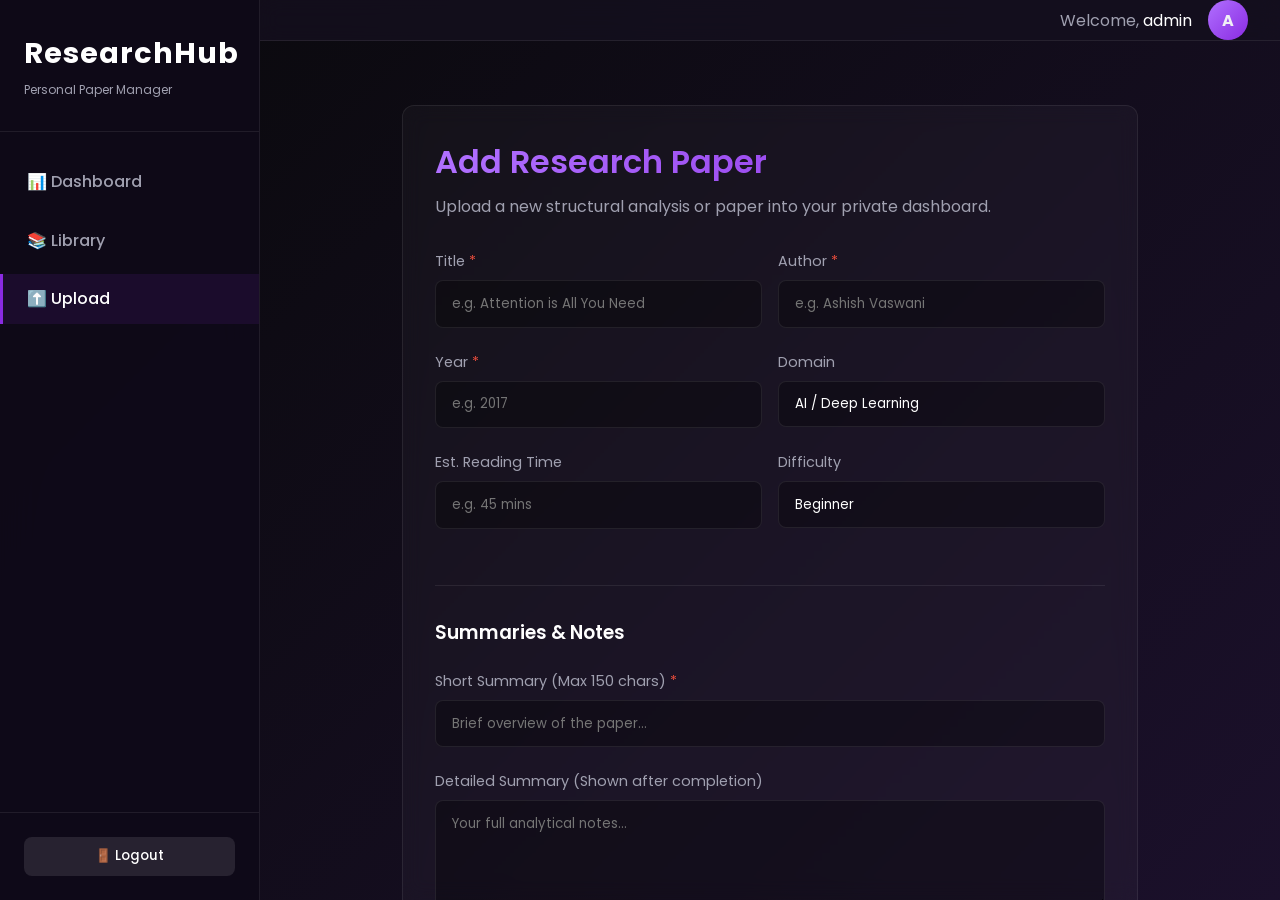
<file: Upload Paper - ResearchHub.html>
<!DOCTYPE html>
<!-- saved from url=(0065)file:///C:/Users/travi/OneDrive/Desktop/wp%20projects/upload.html -->
<html lang="en"><head><meta http-equiv="Content-Type" content="text/html; charset=UTF-8">
    
    <title>Upload Paper - ResearchHub</title>
    <link rel="stylesheet" href="./Upload Paper - ResearchHub_files/style.css">
    <script src="./Upload Paper - ResearchHub_files/app.js"></script>
    <style>
        .upload-container {
            max-width: 800px;
            margin: 2rem auto;
        }
    </style>
</head>

<body><div class="app-layout"><div class="sidebar">
        <div class="brand-area">
            <div class="brand-title">ResearchHub</div>
            <div class="brand-tagline">Personal Paper Manager</div>
        </div>
        <div class="nav-menu">
            <a href="file:///C:/Users/travi/OneDrive/Desktop/wp%20projects/index.html" class="nav-link ">📊 Dashboard</a>
            <a href="file:///C:/Users/travi/OneDrive/Desktop/wp%20projects/papers.html" class="nav-link ">📚 Library</a>
            <a href="file:///C:/Users/travi/OneDrive/Desktop/wp%20projects/upload.html" class="nav-link active">⬆️ Upload</a>
        </div>
        <div class="logout-area">
            <button class="btn btn-secondary" style="width:100%" onclick="logout()">🚪 Logout</button>
        </div>
    </div><div class="main-content"><div class="top-header">
        <div class="header-search"></div>
        <div class="user-profile">
            <span style="color:var(--text-muted)">Welcome, <span style="color:#fff">admin</span></span>
            <div class="avatar">A</div>
        </div>
    </div>
    

    <div class="container upload-container">
        <div class="glass-container">
            <h2 class="gradient-text" style="font-size: 2rem; margin-bottom: 0.5rem;">Add Research Paper</h2>
            <p style="color: var(--text-muted); margin-bottom: 2rem;">Upload a new structural analysis or paper into your private dashboard.</p>

            <form id="uploadForm">
                <div class="form-grid">
                    <div class="form-group">
                        <label>Title <span style="color:var(--danger)">*</span></label>
                        <input type="text" id="title" class="form-control" required="" placeholder="e.g. Attention is All You Need">
                    </div>
                    <div class="form-group">
                        <label>Author <span style="color:var(--danger)">*</span></label>
                        <input type="text" id="author" class="form-control" required="" placeholder="e.g. Ashish Vaswani">
                    </div>
                </div>

                <div class="form-grid">
                    <div class="form-group">
                        <label>Year <span style="color:var(--danger)">*</span></label>
                        <input type="number" id="year" class="form-control" required="" placeholder="e.g. 2017">
                    </div>
                    <div class="form-group">
                        <label>Domain</label>
                        <select id="domain" class="form-control" style="appearance: none;">
                            <option value="AI / Deep Learning">AI / Deep Learning</option>
                            <option value="Software Engineering">Software Engineering</option>
                            <option value="Mathematics">Mathematics</option>
                            <option value="Physics">Physics</option>
                            <option value="Other">Other</option>
                        </select>
                    </div>
                </div>

                <div class="form-grid">
                    <div class="form-group">
                        <label>Est. Reading Time</label>
                        <input type="text" id="timeToRead" class="form-control" placeholder="e.g. 45 mins">
                    </div>
                    <div class="form-group">
                        <label>Difficulty</label>
                        <select id="difficulty" class="form-control" style="appearance: none;">
                            <option value="Beginner">Beginner</option>
                            <option value="Intermediate">Intermediate</option>
                            <option value="Advanced">Advanced</option>
                        </select>
                    </div>
                </div>

                <hr style="border:0; border-top:1px solid var(--card-border); margin: 2rem 0;">
                <h3 style="margin-bottom: 1.5rem; color:#fff;">Summaries &amp; Notes</h3>

                <div class="form-group">
                    <label>Short Summary (Max 150 chars) <span style="color:var(--danger)">*</span></label>
                    <input type="text" id="shortSummary" class="form-control" maxlength="150" required="" placeholder="Brief overview of the paper...">
                </div>

                <div class="form-group">
                    <label>Detailed Summary (Shown after completion)</label>
                    <textarea id="detailedSummary" class="form-control" rows="4" placeholder="Your full analytical notes..."></textarea>
                </div>

                <div class="form-group">
                    <label>Key Points (One per line)</label>
                    <textarea id="keyPoints" class="form-control" rows="3" placeholder="- Replaces LSTMs with attention
- Highly parallelizable"></textarea>
                </div>

                <div class="form-group">
                    <label>Upload PDF (.pdf) - Optional</label>
                    <input type="file" id="pdf" class="form-control" accept=".pdf" style="padding: 0.5rem; cursor:pointer;">
                </div>

                <button type="submit" class="btn" style="width: 100%; margin-top: 1rem; font-size: 1.1rem; padding: 0.8rem;">Save Paper to Library</button>
            </form>
        </div>
    </div>

    </div></div>


</body></html>
</file>
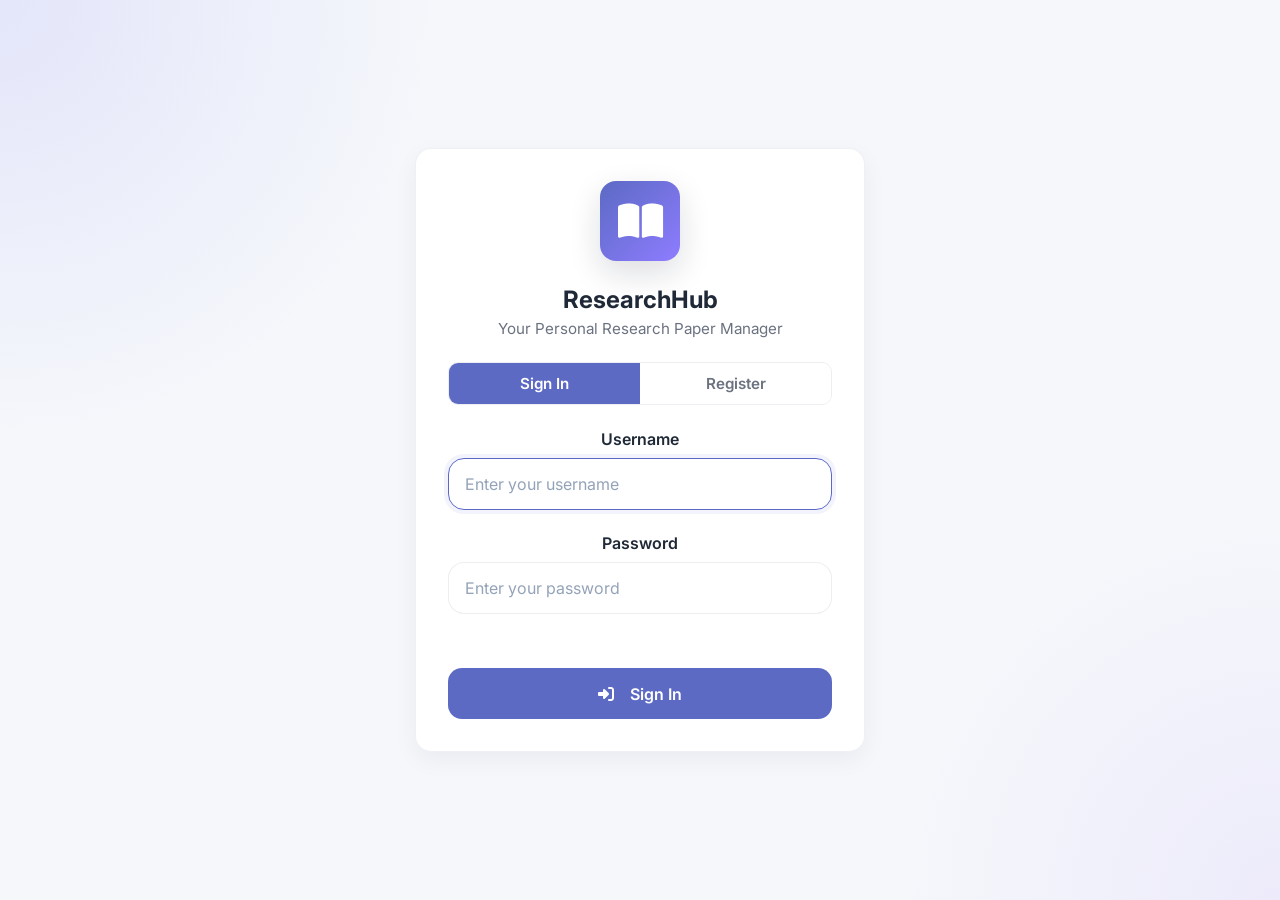
<file: upload.html>
<!DOCTYPE html>
<html lang="en">

<head>
    <meta charset="UTF-8">
    <meta name="viewport" content="width=device-width, initial-scale=1.0">
    <title>Upload Paper - ResearchHub</title>
    <link rel="stylesheet" href="https://cdnjs.cloudflare.com/ajax/libs/font-awesome/6.4.0/css/all.min.css">
    <link rel="stylesheet" href="style.css">
    <script src="app.js?v=2"></script>
</head>

<body>
    <script> checkAuth(); </script>

    <div class="sidebar">
        <div class="brand-area">
            <div class="brand-icon">
                <i class="fas fa-book-open"></i>
            </div>
            <div class="brand-info">
                <div class="brand-title">ResearchHub</div>
                <div class="brand-tagline">Research Manager</div>
            </div>
        </div>

        <nav class="nav-menu">
            <div class="nav-section">
                <div class="nav-section-title">Main</div>
                <a href="index.html" class="nav-link">
                    <i class="fas fa-chart-line"></i>
                    <span>Dashboard</span>
                </a>
                <a href="papers.html" class="nav-link">
                    <i class="fas fa-book-bookmark"></i>
                    <span>Library</span>
                </a>
                <a href="upload.html" class="nav-link active">
                    <i class="fas fa-cloud-arrow-up"></i>
                    <span>Upload</span>
                </a>
            </div>

            <div class="nav-section">
                <div class="nav-section-title">Tools</div>
                <a href="#" class="nav-link" onclick="showComingSoon(); return false;">
                    <i class="fas fa-sticky-note"></i>
                    <span>Notes</span>
                </a>
                <a href="#" class="nav-link" onclick="showComingSoon(); return false;">
                    <i class="fas fa-highlighter"></i>
                    <span>Highlights</span>
                </a>
            </div>

            <div class="nav-section">
                <div class="nav-section-title">Account</div>
                <a href="#" class="nav-link" onclick="showComingSoon(); return false;">
                    <i class="fas fa-gear"></i>
                    <span>Settings</span>
                </a>
            </div>
        </nav>

        <div class="logout-area">
            <button class="btn-logout" onclick="logout()">
                <i class="fas fa-sign-out-alt" style="margin-right: 0.4rem;"></i> Logout
            </button>
        </div>
    </div>

    <div class="main-content">
        <div class="top-header">
            <div class="header-left">
                <h1 class="header-title">Upload</h1>
                <div class="header-search">
                    <input type="text" placeholder="Search papers..." id="headerSearch">
                </div>
            </div>
            <div class="header-right">
                <button class="theme-toggle" onclick="toggleTheme()" title="Toggle light/dark mode">
                  <i class="fas fa-moon"></i>
                </button>
                <div class="header-info">
                    <div class="welcome-text">Welcome back</div>
                    <div class="user-name" id="headerUserName">User</div>
                </div>
                <div class="user-avatar" id="headerAvatar">U</div>
            </div>
        </div>

        <div class="container" style="max-width: 800px; margin: 2rem auto;">
            <div class="glass-container">
                <div style="display: flex; align-items: center; gap: 1rem; margin-bottom: 1.5rem;">
                    <div style="width: 50px; height: 50px; background: var(--accent-primary-light); border-radius: 12px; display: flex; align-items: center; justify-content: center; color: var(--accent-primary); font-size: 1.75rem;">
                        <i class="fas fa-book-plus"></i>
                    </div>
                    <div>
                        <h2 style="margin: 0; color: var(--text-primary);">Add Research Paper</h2>
                        <p style="color: var(--text-secondary); margin: 0.3rem 0 0;">Upload a new paper to your library</p>
                    </div>
                </div>

                <form id="uploadForm">
                    <div class="form-grid">
                        <div class="form-group">
                            <label class="form-label">
                                Title <span class="required">*</span>
                            </label>
                            <input type="text" id="title" class="form-control" required placeholder="e.g. Attention is All You Need">
                        </div>
                        <div class="form-group">
                            <label class="form-label">
                                Author <span class="required">*</span>
                            </label>
                            <input type="text" id="author" class="form-control" required placeholder="e.g. Ashish Vaswani">
                        </div>
                    </div>

                    <div class="form-grid">
                        <div class="form-group">
                            <label class="form-label">
                                Year <span class="required">*</span>
                            </label>
                            <input type="number" id="year" class="form-control" required placeholder="e.g. 2017">
                        </div>
                        <div class="form-group">
                            <label class="form-label">Domain</label>
                            <input id="domain" class="form-control" list="domainOptions" placeholder="e.g. AI / Deep Learning" />
                            <datalist id="domainOptions">
                                <option value="AI / Deep Learning"></option>
                                <option value="Software Engineering"></option>
                                <option value="Mathematics"></option>
                                <option value="Physics"></option>
                                <option value="Other"></option>
                            </datalist>
                        </div>
                    </div>

                    <div class="form-grid">
                        <div class="form-group">
                            <label class="form-label">Est. Reading Time</label>
                            <input type="text" id="timeToRead" class="form-control" placeholder="e.g. 45 mins">
                        </div>
                        <div class="form-group">
                            <label class="form-label">Difficulty</label>
                            <select id="difficulty" class="form-control" style="appearance: none;">
                                <option value="Beginner">Beginner</option>
                                <option value="Intermediate">Intermediate</option>
                                <option value="Advanced">Advanced</option>
                            </select>
                        </div>
                    </div>

                    <hr style="border: none; border-top: 1px solid var(--bg-tertiary); margin: 2rem 0;">
                    <h3 style="margin-bottom: 1.5rem; color: var(--text-primary); display: flex; align-items: center; gap: 0.7rem;">
                        <i class="fas fa-pen-fancy" style="color: var(--accent-primary);"></i>
                        Summaries & Notes
                    </h3>

                    <div class="form-group">
                        <label class="form-label">
                            Short Summary (Max 150 chars) <span class="required">*</span>
                        </label>
                        <input type="text" id="shortSummary" class="form-control" maxlength="150" required placeholder="Brief overview of the paper...">
                    </div>

                    <div class="form-group">
                        <label class="form-label">Detailed Summary (Shown after completion)</label>
                        <textarea id="detailedSummary" class="form-control" rows="4" placeholder="Your full analytical notes..."></textarea>
                    </div>

                    <div class="form-group">
                        <label class="form-label">Key Points (One per line)</label>
                        <textarea id="keyPoints" class="form-control" rows="3" placeholder="- Replaces LSTMs with attention&#10;- Highly parallelizable"></textarea>
                    </div>

                    <div class="form-group">
                        <label class="form-label">Upload PDF (.pdf) - Optional</label>
                        <input type="file" id="pdf" class="form-control" accept=".pdf" style="padding: 0.5rem; cursor: pointer;">
                    </div>

                    <button type="submit" class="btn btn-primary btn-full" style="margin-top: 1.5rem; font-size: 1rem; padding: 0.9rem;">
                        <i class="fas fa-save" style="margin-right: 0.5rem;"></i>Save Paper to Library
                    </button>
                </form>
            </div>
        </div>
    </div>

    <div id="toast-container"></div>

    <script>
        (async function() {
            const user = getDisplayUser();
            document.getElementById('headerUserName').textContent = user;
            document.getElementById('headerAvatar').textContent = user.charAt(0).toUpperCase();

            document.getElementById('uploadForm').addEventListener('submit', async (e) => {
                e.preventDefault();

                const title = document.getElementById('title').value.trim();
                const author = document.getElementById('author').value.trim();
                const year = document.getElementById('year').value.trim();
                const shortSummary = document.getElementById('shortSummary').value.trim();

                if (!title || !author || !year || !shortSummary) {
                    showToast('Title, author, year, and short summary are required.', true);
                    return;
                }

                const newPaper = {
                    id: Date.now(),
                    title,
                    author,
                    year: parseInt(year, 10) || 0,
                    domain: document.getElementById('domain').value.trim(),
                    difficulty: document.getElementById('difficulty').value,
                    timeToRead: document.getElementById('timeToRead').value.trim(),
                    shortSummary,
                    detailedSummary: document.getElementById('detailedSummary').value.trim(),
                    keyPoints: document.getElementById('keyPoints').value
                        .split('\n')
                        .map(point => point.trim())
                        .filter(point => point.length > 0),
                    status: 'not_started',
                    progress: 0,
                    pdfPath: null
                };

                try {
                    // Upload PDF first if one was selected
                    const pdfFile = document.getElementById('pdf').files[0];
                    if (pdfFile) {
                        const formData = new FormData();
                        formData.append('pdf', pdfFile);
                        const uploadRes = await fetch('api/upload_pdf.php', {
                            method: 'POST',
                            body: formData
                        });
                        const uploadResult = await uploadRes.json();
                        if (uploadResult.status === 'success') {
                            newPaper.pdfPath = uploadResult.pdfPath;
                        } else {
                            showToast('PDF upload failed: ' + (uploadResult.message || 'Unknown error'), true);
                            return;
                        }
                    }

                    const res = await fetch('api.php', {
                        method: 'POST',
                        headers: { 'Content-Type': 'application/json' },
                        body: JSON.stringify({
                            userOwner: getCurrentUser(),
                            ...newPaper
                        })
                    });

                    const result = await res.json();
                    if (result.status === 'success') {
                        showToast('Paper saved successfully!', false);
                        document.getElementById('uploadForm').reset();
                        setTimeout(() => { window.location.href = 'papers.html'; }, 1500);
                    } else {
                        showToast('Error: ' + (result.message || 'Upload failed.'), true);
                    }
                } catch (e) {
                    showToast('Error uploading paper. Check PHP server is running.', true);
                }
            });
        })();

        function showComingSoon() {
            showToast('This feature is coming soon!', false);
        }
    </script>
</body>

</html>
</file>
<file: style.css>
/* ResearchHub � Soft Dashboard Redesign */
@import url('https://fonts.googleapis.com/css2?family=Inter:wght@300;400;500;600;700&family=Poppins:wght@500;600;700&display=swap');
@import url('https://cdnjs.cloudflare.com/ajax/libs/font-awesome/6.4.0/css/all.min.css');

:root {
  /* Backgrounds */
  --bg-primary: #f5f7fb;
  --bg-secondary: #ffffff;
  --bg-surface: #f0f3f8;
  --bg-muted: #eef2f7;
  --bg-tertiary: rgba(148, 163, 184, 0.18);
  --card-bg: rgba(255, 255, 255, 0.92);

  /* Borders & Shadows */
  --border: rgba(148, 163, 184, 0.18);
  --shadow-light: 0 10px 30px rgba(15, 23, 42, 0.06);
  --shadow-soft: 0 8px 24px rgba(15, 23, 42, 0.08);
  --shadow-md: 0 4px 12px rgba(15, 23, 42, 0.10);
  --shadow-lg: 0 12px 32px rgba(15, 23, 42, 0.14);

  /* Accent (short aliases) */
  --accent: #5c6ac4;
  --accent-soft: #e8ebff;
  --accent-alt: #8e7cff;
  --accent-alt-soft: #f1ebff;

  /* Accent (long aliases used in HTML/paperdetails) */
  --accent-primary: #5c6ac4;
  --accent-primary-dark: #4f54c8;
  --accent-primary-light: #e8ebff;
  --accent-secondary: #8e7cff;
  --accent-secondary-light: #f1ebff;

  /* Text */
  --text: #1f2937;
  --text-primary: #1f2937;
  --text-muted: #6b7280;
  --text-secondary: #6b7280;
  --text-soft: #94a3b8;
  --text-tertiary: #94a3b8;

  /* Status colours */
  --success: #10b981;
  --info: #3b82f6;
  --warning: #f59e0b;
  --danger: #ef4444;

  /* Pastel tints */
  --pastel-mint: rgba(16, 185, 129, 0.08);
  --pastel-rose: rgba(239, 68, 68, 0.06);

  /* Layout */
  --radius: 24px;
  --radius-sm: 16px;
  --transition: 0.28s cubic-bezier(0.4, 0, 0.2, 1);
}

* {
  margin: 0;
  padding: 0;
  box-sizing: border-box;
}

html {
  scroll-behavior: smooth;
}

body {
  min-height: 100vh;
  font-family: 'Inter', system-ui, -apple-system, BlinkMacSystemFont, 'Segoe UI', sans-serif;
  background: radial-gradient(circle at top left, rgba(99, 102, 241, 0.12), transparent 28%),
              radial-gradient(circle at bottom right, rgba(139, 92, 246, 0.08), transparent 24%),
              var(--bg-primary);
  color: var(--text);
  display: flex;
  flex-direction: row;
  overflow-x: hidden;
}

img, svg {
  max-width: 100%;
}

button, input, textarea, select {
  font: inherit;
}

a {
  color: inherit;
  text-decoration: none;
}

/* Sidebar */
.sidebar {
  width: 270px;
  background: var(--bg-secondary);
  border-right: 1px solid var(--border);
  min-height: 100vh;
  display: flex;
  flex-direction: column;
  padding: 1.5rem 0;
  box-shadow: 0 0 0 1px transparent;
}

.brand-area {
  padding: 1.25rem 1.5rem;
  display: flex;
  align-items: center;
  gap: 1rem;
}

.brand-icon {
  width: 52px;
  height: 52px;
  border-radius: 18px;
  background: linear-gradient(135deg, var(--accent), var(--accent-alt));
  display: grid;
  place-items: center;
  color: white;
  font-size: 1.2rem;
  box-shadow: var(--shadow-soft);
}

.brand-title {
  font-size: 1.2rem;
  font-weight: 700;
  letter-spacing: 0.02em;
}

.brand-tagline {
  font-size: 0.82rem;
  color: var(--text-soft);
  margin-top: 0.2rem;
}

.nav-menu {
  flex: 1;
  padding: 1rem 0 1rem 0;
}

.nav-section {
  margin-bottom: 1.25rem;
}

.nav-section-title {
  padding: 0 1.5rem;
  font-size: 0.72rem;
  letter-spacing: 0.16em;
  text-transform: uppercase;
  color: var(--text-soft);
  margin-bottom: 0.9rem;
}

.nav-link {
  display: flex;
  align-items: center;
  gap: 0.9rem;
  padding: 0.95rem 1.5rem;
  color: var(--text-muted);
  border-left: 3px solid transparent;
  transition: background var(--transition), color var(--transition), border-color var(--transition), transform var(--transition);
  border-radius: 0 18px 18px 0;
}

.nav-link i {
  min-width: 20px;
  font-size: 1rem;
  color: var(--accent);
}

.nav-link:hover,
.nav-link.active {
  background: var(--accent-soft);
  color: var(--text);
  border-left-color: var(--accent);
  transform: translateX(2px);
}

.nav-link.active i,
.nav-link:hover i {
  color: var(--accent);
}

.logout-area {
  padding: 1.25rem 1.5rem;
  border-top: 1px solid var(--border);
}

.btn-logout {
  width: 100%;
  background: var(--bg-muted);
  color: var(--text);
  border: 1px solid transparent;
  border-radius: 14px;
  padding: 0.95rem 1rem;
  font-weight: 600;
  cursor: pointer;
  transition: transform var(--transition), background var(--transition), box-shadow var(--transition);
}

.btn-logout:hover {
  background: var(--bg-surface);
  transform: translateY(-1px);
}

/* Main content */
.main-content {
  flex: 1;
  display: flex;
  flex-direction: column;
  overflow-x: hidden;
}

.top-header {
  padding: 1.4rem 2.5rem;
  display: flex;
  justify-content: space-between;
  align-items: center;
  gap: 1rem;
  position: sticky;
  top: 0;
  z-index: 20;
  background: rgba(245, 247, 251, 0.95);
  border-bottom: 1px solid var(--border);
  backdrop-filter: blur(16px);
}

.header-left {
  display: flex;
  align-items: center;
  gap: 1.75rem;
  flex: 1;
  min-width: 0;
}

.header-title {
  font-size: 1.35rem;
  font-weight: 700;
  color: var(--text);
}

.header-search {
  flex: 1;
  max-width: 520px;
  position: relative;
}

.header-search input {
  width: 100%;
  padding: 0.95rem 1rem 0.95rem 3rem;
  border: 1px solid var(--border);
  border-radius: 999px;
  background: var(--bg-secondary);
  color: var(--text);
  box-shadow: var(--shadow-light);
  transition: border-color var(--transition), box-shadow var(--transition), transform var(--transition);
}

.header-search input:focus {
  outline: none;
  border-color: var(--accent);
  box-shadow: 0 0 0 3px rgba(99, 102, 241, 0.08);
}

.header-search::before {
  content: '\f002';
  font-family: 'Font Awesome 6 Free';
  font-weight: 900;
  position: absolute;
  left: 1.15rem;
  top: 50%;
  transform: translateY(-50%);
  color: var(--text-soft);
}

.header-right {
  display: flex;
  align-items: center;
  gap: 1rem;
}

.header-info {
  display: flex;
  flex-direction: column;
  align-items: flex-end;
  text-align: right;
}

.welcome-text {
  color: var(--text-soft);
  font-size: 0.88rem;
}

.user-name {
  color: var(--text);
  font-weight: 700;
}

.user-avatar {
  width: 44px;
  height: 44px;
  border-radius: 16px;
  display: grid;
  place-items: center;
  background: linear-gradient(135deg, var(--accent), var(--accent-alt));
  color: white;
  font-weight: 700;
  box-shadow: var(--shadow-soft);
}

.container {
  width: 100%;
  max-width: 1380px;
  padding: 2.5rem 2.5rem 3rem;
  margin: 0 auto;
}

.section-header {
  display: flex;
  justify-content: space-between;
  align-items: center;
  gap: 1rem;
  padding-bottom: 0.8rem;
  border-bottom: 1px solid var(--border);
  margin-bottom: 1.5rem;
}

.section-title {
  font-size: 1.35rem;
  font-weight: 700;
  display: inline-flex;
  align-items: center;
  gap: 0.75rem;
}

.section-title i {
  color: var(--accent);
}

.section-subtitle {
  color: var(--text-soft);
  font-size: 0.95rem;
}

.stat-cards {
  display: grid;
  grid-template-columns: repeat(4, minmax(0, 1fr));
  gap: 1.5rem;
  margin-bottom: 2.25rem;
}

.stat-card {
  background: var(--bg-secondary);
  border: 1px solid var(--border);
  border-radius: var(--radius-sm);
  padding: 1.6rem;
  position: relative;
  overflow: hidden;
  transition: transform var(--transition), box-shadow var(--transition), border-color var(--transition);
}

.stat-card:hover {
  transform: translateY(-3px);
  box-shadow: var(--shadow-soft);
  border-color: rgba(99, 102, 241, 0.2);
}

.stat-card::before {
  content: '';
  position: absolute;
  width: 180px;
  height: 180px;
  border-radius: 50%;
  top: -60px;
  right: -60px;
  opacity: 0.24;
  background: var(--accent-soft);
}

.stat-header {
  display: flex;
  justify-content: space-between;
  align-items: flex-start;
  gap: 1rem;
  margin-bottom: 1rem;
  position: relative;
  z-index: 1;
}

.stat-title,
.stat-label {
  font-size: 0.85rem;
  font-weight: 700;
  text-transform: uppercase;
  letter-spacing: 0.06em;
  color: var(--text-soft);
}

.stat-number {
  font-size: 2.5rem;
  font-weight: 700;
  color: var(--text);
  margin-top: 0.5rem;
  z-index: 1;
}

.stat-icon {
  font-size: 1.9rem;
  color: var(--accent);
}

.stat-card.stat-total::before { background: rgba(59, 130, 246, 0.16); }
.stat-card.stat-completed::before { background: rgba(16, 185, 129, 0.16); }
.stat-card.stat-progress::before { background: rgba(251, 191, 36, 0.16); }
.stat-card.stat-notstarted::before { background: rgba(232, 121, 249, 0.16); }

.card-grid {
  display: grid;
  grid-template-columns: repeat(2, minmax(0, 1fr));
  gap: 1.5rem;
}

.paper-card,
.recommendation-card,
.card,
.glass-card,
.glass-container {
  background: var(--bg-secondary);
  border: 1px solid var(--border);
  border-radius: var(--radius-sm);
  box-shadow: 0 8px 24px rgba(15, 23, 42, 0.05);
}

.paper-card,
.recommendation-card,
.card,
.glass-card {
  padding: 1.45rem;
  transition: transform var(--transition), box-shadow var(--transition), border-color var(--transition);
}

.paper-card:hover,
.recommendation-card:hover,
.card:hover,
.glass-card:hover {
  transform: translateY(-4px);
  box-shadow: var(--shadow-soft);
  border-color: rgba(99, 102, 241, 0.2);
}

.paper-card {
  display: flex;
  flex-direction: column;
}

.paper-icon,
.rec-icon,
.card-icon {
  width: 44px;
  height: 44px;
  border-radius: 14px;
  display: grid;
  place-items: center;
  background: var(--accent-soft);
  color: var(--accent);
  font-size: 1.15rem;
}

.paper-title,
.rec-title,
.card-title {
  font-size: 1.03rem;
  font-weight: 700;
  color: var(--text);
  line-height: 1.45;
  margin-bottom: 0.45rem;
}

.paper-author,
.card-subtitle,
.rec-description,
.section-subtitle,
.empty-text {
  color: var(--text-soft);
}

.paper-meta,
.rec-tags,
.tags-container,
.status-badge,
.badge {
  display: flex;
  flex-wrap: wrap;
  gap: 0.65rem;
}

.paper-tag,
.rec-tag,
.badge,
.status-badge,
.tag-badge,
.meta-tag {
  border-radius: 999px;
  padding: 0.45rem 0.85rem;
  font-size: 0.78rem;
  font-weight: 600;
}

.paper-tag,
.badge-secondary,
.tag-badge,
.meta-tag {
  background: var(--bg-muted);
  color: var(--text-soft);
  border: 1px solid var(--border);
}

.paper-progress {
  margin-top: 1rem;
}

.progress-label {
  display: flex;
  justify-content: space-between;
  color: var(--text-soft);
  font-size: 0.82rem;
  margin-bottom: 0.55rem;
}

.progress-bar-container {
  background: var(--bg-muted);
  border-radius: 999px;
  height: 8px;
  overflow: hidden;
}

.progress-bar {
  height: 100%;
  width: 0;
  background: linear-gradient(90deg, var(--accent), var(--accent-alt));
  border-radius: inherit;
  transition: width 0.5s ease;
}

.paper-actions,
.rec-action,
.card-footer {
  display: flex;
  flex-wrap: wrap;
  gap: 0.75rem;
  margin-top: 1rem;
}

.action-btn,
.rec-btn,
.btn,
.btn-secondary,
.btn-success,
.btn-danger,
.input-btn,
.rec-icon-btn {
  border-radius: 14px;
  transition: var(--transition);
}

.action-btn,
.rec-btn,
.btn,
.btn-secondary,
.btn-success,
.btn-danger {
  border: 1px solid transparent;
  padding: 0.8rem 1.2rem;
  cursor: pointer;
  font-weight: 600;
  display: inline-flex;
  align-items: center;
  justify-content: center;
  gap: 0.5rem;
}

.action-btn {
  background: var(--bg-muted);
  color: var(--text);
}

.action-btn:hover {
  background: var(--accent-soft);
  color: var(--accent);
}

.action-btn-primary {
  background: var(--accent);
  color: white;
}

.action-btn-primary:hover {
  background: #4f54c8;
}

.rec-btn,
.btn {
  background: var(--accent);
  color: white;
}

.rec-btn:hover,
.btn:hover {
  background: #4f54c8;
}

.btn-secondary {
  background: var(--bg-muted);
  color: var(--text);
}

.btn-secondary:hover {
  background: var(--bg-surface);
}

.btn-success {
  background: var(--success);
  color: white;
}

.btn-success:hover {
  background: #0f9d72;
}

.btn-danger {
  background: var(--danger);
  color: white;
}

.btn-danger:hover {
  background: #dc2626;
}

.rec-icon-btn {
  min-width: 44px;
  min-height: 44px;
  padding: 0;
  border: 1px solid var(--border);
  background: var(--bg-muted);
}

.rec-icon-btn:hover {
  background: var(--bg-secondary);
  border-color: rgba(142, 124, 255, 0.4);
  color: var(--accent-alt);
}

.rec-icon-btn.active {
  background: rgba(251, 191, 36, 0.14);
  border-color: rgba(251, 191, 36, 0.25);
  color: var(--warning);
}

.input-btn {
  background: var(--bg-secondary);
  border: 1px solid var(--border);
  color: var(--text);
}

.form-group {
  margin-bottom: 1.4rem;
}

.form-label {
  display: block;
  margin-bottom: 0.55rem;
  color: var(--text);
  font-weight: 600;
}

.form-control {
  width: 100%;
  min-height: 46px;
  padding: 0.95rem 1rem;
  border-radius: 16px;
  border: 1px solid var(--border);
  background: var(--bg-secondary);
  color: var(--text);
  transition: box-shadow var(--transition), border-color var(--transition);
}

.form-control:focus {
  outline: none;
  border-color: var(--accent);
  box-shadow: 0 0 0 4px rgba(99, 102, 241, 0.08);
}

.form-control::placeholder {
  color: var(--text-soft);
}

textarea.form-control {
  min-height: 140px;
  resize: vertical;
}

select.form-control {
  appearance: none;
  background-image: url("data:image/svg+xml,%3Csvg xmlns='http://www.w3.org/2000/svg' viewBox='0 0 20 20' fill='%23636f9d'%3E%3Cpath fill-rule='evenodd' d='M10 12a.75.75 0 01-.53-.22l-3.25-3.25a.75.75 0 111.06-1.06L10 10.19l2.72-2.72a.75.75 0 111.06 1.06L10.53 11.78A.75.75 0 0110 12z' clip-rule='evenodd'/%3E%3C/svg%3E");
  background-position: right 1rem center;
  background-repeat: no-repeat;
  background-size: 16px 16px;
  padding-right: 2.6rem;
}

.form-grid {
  display: grid;
  grid-template-columns: repeat(2, minmax(0, 1fr));
  gap: 1.5rem;
}

.glass-container,
.glass-card {
  background: rgba(255, 255, 255, 0.92);
  border: 1px solid rgba(148, 163, 184, 0.16);
  backdrop-filter: blur(12px);
}

.glass-container {
  padding: 2rem;
}

.section-card {
  padding: 1.8rem;
}

.empty-state {
  padding: 2.5rem 2rem;
  background: var(--bg-secondary);
  border: 1px dashed var(--border);
  border-radius: var(--radius-sm);
}

.empty-icon {
  font-size: 3.2rem;
  color: var(--text-soft);
  margin-bottom: 1rem;
}

.empty-title {
  font-size: 1.2rem;
  font-weight: 700;
  color: var(--text);
  margin-bottom: 0.6rem;
}

.empty-text {
  color: var(--text-soft);
  line-height: 1.8;
}

.badge,
.status-badge,
.tag-badge,
.meta-tag {
  display: inline-flex;
  align-items: center;
  gap: 0.35rem;
}

.badge-primary {
  background: rgb(99 102 241 / 0.12);
  color: #4f46e5;
}

.badge-success {
  background: rgba(16, 185, 129, 0.12);
  color: var(--success);
}

.badge-warning {
  background: rgba(245, 158, 11, 0.12);
  color: var(--warning);
}

.badge-danger {
  background: rgba(239, 68, 68, 0.12);
  color: var(--danger);
}

.badge-info {
  background: rgba(59, 130, 246, 0.12);
  color: var(--info);
}

.badge-secondary {
  background: var(--bg-muted);
  color: var(--text-soft);
}

.status-badge {
  gap: 0.45rem;
  font-size: 0.78rem;
  border-radius: 999px;
  padding: 0.45rem 0.9rem;
}

.status-completed {
  background: rgba(16, 185, 129, 0.12);
  color: var(--success);
}

.status-progress {
  background: rgba(245, 158, 11, 0.12);
  color: var(--warning);
}

.status-not-started {
  background: rgba(239, 68, 68, 0.12);
  color: var(--danger);
}

.tags-container {
  display: flex;
  flex-wrap: wrap;
  gap: 0.65rem;
}

.pdf-viewer,
.upload-area {
  border-radius: var(--radius-sm);
}

.pdf-viewer {
  padding: 1.25rem;
  border: 1px solid var(--border);
  background: var(--bg-secondary);
}

.upload-area {
  border: 1px dashed rgba(99, 102, 241, 0.26);
  background: var(--bg-muted);
  text-align: center;
  padding: 2rem;
  transition: background var(--transition), border-color var(--transition);
}

.upload-area:hover,
.upload-area.drag-over {
  background: rgba(99, 102, 241, 0.08);
  border-color: rgba(99, 102, 241, 0.42);
}

.upload-icon {
  font-size: 3rem;
  color: var(--accent);
  margin-bottom: 1rem;
}

.breadcrumb-back,
.breadcrumb-item,
.breadcrumb-separator {
  color: var(--accent);
}

.breadcrumb-back {
  display: inline-flex;
  align-items: center;
  gap: 0.55rem;
  color: var(--accent);
  font-weight: 600;
  margin-bottom: 1.5rem;
  transition: transform var(--transition), color var(--transition);
}

.breadcrumb-back:hover {
  transform: translateX(-3px);
  color: #4f54c8;
}

.range-slider {
  width: 100%;
  height: 10px;
  border-radius: 999px;
  background: var(--bg-muted);
  outline: none;
}

.range-slider::-webkit-slider-thumb,
.range-slider::-moz-range-thumb {
  width: 22px;
  height: 22px;
  border-radius: 50%;
  background: linear-gradient(135deg, var(--accent), var(--accent-alt));
  cursor: pointer;
  box-shadow: var(--shadow-soft);
  border: none;
}

.bullets-list {
  padding-left: 1.35rem;
  color: var(--text-soft);
  line-height: 1.85;
}

.bullets-list li {
  margin-bottom: 0.55rem;
}

.range-slider::-moz-range-track {
  background: var(--bg-muted);
}

@media (max-width: 1120px) {
  .stat-cards {
    grid-template-columns: repeat(2, minmax(0, 1fr));
  }

  .card-grid {
    grid-template-columns: repeat(auto-fit, minmax(260px, 1fr));
  }
}

@media (max-width: 860px) {
  body {
    flex-direction: column;
  }

  .sidebar {
    width: 100%;
    min-height: auto;
    border-right: none;
    border-bottom: 1px solid var(--border);
  }

  .top-header {
    flex-direction: column;
    align-items: stretch;
    padding: 1.5rem 1.5rem;
  }

  .header-left {
    flex-direction: column;
    align-items: stretch;
  }

  .header-right {
    justify-content: space-between;
  }

  .container {
    padding: 2rem 1.5rem 2.5rem;
  }
}

@media (max-width: 640px) {
  .nav-link {
    padding: 0.85rem 1.2rem;
  }

  .stat-card,
  .paper-card,
  .recommendation-card,
  .glass-card {
    padding: 1.25rem;
  }

  .card-grid {
    grid-template-columns: 1fr;
  }

  .section-header {
    flex-direction: column;
    align-items: flex-start;
  }

  .top-header {
    padding: 1.2rem 1rem;
  }

  .container {
    padding: 1.25rem 1rem 2rem;
  }
}

/* ===== DARK MODE ===== */
body.dark-mode {
  --bg-primary: #0f1117;
  --bg-secondary: #1a1d27;
  --bg-surface: #1e2130;
  --bg-muted: #252836;
  --bg-tertiary: rgba(255, 255, 255, 0.06);
  --card-bg: rgba(26, 29, 39, 0.95);

  --border: rgba(255, 255, 255, 0.08);
  --shadow-light: 0 10px 30px rgba(0, 0, 0, 0.3);
  --shadow-soft: 0 8px 24px rgba(0, 0, 0, 0.35);
  --shadow-md: 0 4px 12px rgba(0, 0, 0, 0.4);
  --shadow-lg: 0 12px 32px rgba(0, 0, 0, 0.45);

  --accent: #7c85e8;
  --accent-soft: rgba(124, 133, 232, 0.15);
  --accent-alt: #a78bfa;
  --accent-alt-soft: rgba(167, 139, 250, 0.12);
  --accent-primary: #7c85e8;
  --accent-primary-dark: #6b74d6;
  --accent-primary-light: rgba(124, 133, 232, 0.15);
  --accent-secondary: #a78bfa;
  --accent-secondary-light: rgba(167, 139, 250, 0.12);

  --text: #e2e8f0;
  --text-primary: #e2e8f0;
  --text-muted: #94a3b8;
  --text-secondary: #94a3b8;
  --text-soft: #64748b;
  --text-tertiary: #64748b;

  --pastel-mint: rgba(16, 185, 129, 0.12);
  --pastel-rose: rgba(239, 68, 68, 0.10);

  background: radial-gradient(circle at top left, rgba(124, 133, 232, 0.08), transparent 28%),
              radial-gradient(circle at bottom right, rgba(167, 139, 250, 0.06), transparent 24%),
              var(--bg-primary);
}

body.dark-mode .top-header {
  background: rgba(15, 17, 23, 0.95);
}

body.dark-mode .glass-container,
body.dark-mode .glass-card {
  background: rgba(26, 29, 39, 0.95);
  border-color: rgba(255, 255, 255, 0.08);
}

body.dark-mode .form-divider span {
  background: var(--bg-secondary);
}

body.dark-mode select.form-control option {
  background: var(--bg-secondary);
  color: var(--text);
}

/* ===== THEME TOGGLE BUTTON ===== */
.theme-toggle {
  width: 44px;
  height: 44px;
  border-radius: 14px;
  border: 1px solid var(--border);
  background: var(--bg-muted);
  color: var(--text-muted);
  cursor: pointer;
  display: grid;
  place-items: center;
  font-size: 1.1rem;
  transition: background var(--transition), color var(--transition), border-color var(--transition), transform var(--transition);
  flex-shrink: 0;
}

.theme-toggle:hover {
  background: var(--accent-soft);
  color: var(--accent);
  border-color: var(--accent);
  transform: rotate(15deg) scale(1.05);
}

/* Toast */
#toast-container {
  position: fixed;
  bottom: 2rem;
  right: 2rem;
  z-index: 9999;
  display: flex;
  flex-direction: column;
  gap: 0.75rem;
}

.toast {
  background: var(--bg-secondary);
  color: var(--text);
  border: 1px solid var(--border);
  border-left: 4px solid var(--accent);
  border-radius: 14px;
  padding: 0.9rem 1.4rem;
  box-shadow: var(--shadow-soft);
  font-size: 0.9rem;
  font-weight: 500;
  animation: toastIn 0.3s ease;
}

@keyframes toastIn {
  from { opacity: 0; transform: translateY(12px); }
  to   { opacity: 1; transform: translateY(0); }
}

/* ===== MISSING UTILITY CLASSES ===== */

/* Primary button */
.btn-primary {
  background: var(--accent);
  color: white;
  border-color: transparent;
}
.btn-primary:hover {
  background: var(--accent-primary-dark);
}

/* Full-width button */
.btn-full {
  width: 100%;
}

/* Required field asterisk */
.required {
  color: var(--danger);
  margin-left: 0.2rem;
}

/* Recommendation card header row */
.rec-header {
  display: flex;
  align-items: flex-start;
  gap: 0.85rem;
  margin-bottom: 0.75rem;
}

/* Small label under rec title */
.rec-reason {
  font-size: 0.72rem;
  font-weight: 700;
  letter-spacing: 0.08em;
  text-transform: uppercase;
  color: var(--text-soft);
  margin-top: 0.2rem;
}

/* Tag pill inside rec cards */
.rec-tag {
  background: var(--bg-muted);
  color: var(--text-soft);
  border: 1px solid var(--border);
  border-radius: 999px;
  padding: 0.3rem 0.75rem;
  font-size: 0.75rem;
  font-weight: 600;
}

.rec-tag.tag-secondary {
  background: var(--accent-soft);
  color: var(--accent);
  border-color: transparent;
}

/* diff badge variants */
.diff-beginner  { background: rgba(16,185,129,0.12); color: var(--success); }
.diff-intermediate { background: rgba(245,158,11,0.12); color: var(--warning); }
.diff-advanced  { background: rgba(239,68,68,0.12);  color: var(--danger);  }
</file>
<file: Dashboard - ResearchHub_files/style.css>
@import url('https://fonts.googleapis.com/css2?family=Poppins:wght@300;400;500;600;700&display=swap');

:root {
  --bg-dark: #0f0f13;
  --bg-gradient: linear-gradient(135deg, #09090b, #1b102b);
  --sidebar-bg: rgba(15, 10, 25, 0.95);
  --header-bg: rgba(20, 15, 30, 0.8);
  --primary-violet: #8a2be2;
  --violet-glow: rgba(138, 43, 226, 0.5);
  --text-main: #f0f0f5;
  --text-muted: #a0a0b0;
  --card-bg: rgba(255, 255, 255, 0.03);
  --card-border: rgba(255, 255, 255, 0.08);
  --success: #2ecc71;
  --warning: #f1c40f;
  --danger: #e74c3c;
}

* {
  margin: 0;
  padding: 0;
  box-sizing: border-box;
  font-family: 'Poppins', sans-serif;
}

body {
  background: var(--bg-gradient);
  background-attachment: fixed;
  color: var(--text-main);
  min-height: 100vh;
  display: flex;
}

/* Animated Background Elements */
.particles-bg {
  position: fixed;
  top: 0;
  left: 0;
  width: 100vw;
  height: 100vh;
  z-index: 0;
  pointer-events: none;
}

h1,
h2,
h3 {
  font-weight: 600;
}

.gradient-text {
  background: linear-gradient(90deg, #b070ff, var(--primary-violet, #8a2be2));
  background-clip: text;
  -webkit-background-clip: text;
  color: transparent;
  -webkit-text-fill-color: transparent;
}

/* Sidebar & Layout */
.app-layout {
  display: flex;
  width: 100vw;
  height: 100vh;
  overflow: hidden;
  position: relative;
  z-index: 1;
}

.sidebar {
  width: 260px;
  background: var(--sidebar-bg);
  border-right: 1px solid var(--card-border);
  display: flex;
  flex-direction: column;
  backdrop-filter: blur(20px);
  z-index: 10;
}

.brand-area {
  padding: 2rem 1.5rem;
  border-bottom: 1px solid var(--card-border);
}

.brand-title {
  font-size: 1.8rem;
  font-weight: 700;
  color: #fff;
  letter-spacing: 1px;
}

.brand-tagline {
  font-size: 0.75rem;
  color: var(--text-muted);
  margin-top: 0.4rem;
}

.nav-menu {
  flex-grow: 1;
  padding: 1.5rem 0;
  display: flex;
  flex-direction: column;
  gap: 0.5rem;
}

.nav-link {
  display: flex;
  align-items: center;
  padding: 0.8rem 1.5rem;
  color: var(--text-muted);
  text-decoration: none;
  font-weight: 500;
  transition: all 0.3s;
  border-left: 3px solid transparent;
}

.nav-link:hover,
.nav-link.active {
  background: rgba(138, 43, 226, 0.1);
  color: #fff;
  border-left-color: var(--primary-violet);
}

.logout-area {
  padding: 1.5rem;
  border-top: 1px solid var(--card-border);
}

.main-content {
  flex-grow: 1;
  display: flex;
  flex-direction: column;
  overflow-y: auto;
}

/* Top Header */
.top-header {
  height: 80px;
  background: var(--header-bg);
  backdrop-filter: blur(10px);
  border-bottom: 1px solid var(--card-border);
  display: flex;
  justify-content: space-between;
  align-items: center;
  padding: 0 2rem;
  position: sticky;
  top: 0;
  z-index: 5;
}

.header-search {
  flex-grow: 1;
  max-width: 400px;
}

.header-search input {
  width: 100%;
  padding: 0.6rem 1rem;
  border-radius: 20px;
  background: rgba(0, 0, 0, 0.4);
  border: 1px solid var(--card-border);
  color: #fff;
}

.header-search input:focus {
  outline: none;
  border-color: var(--primary-violet);
  box-shadow: 0 0 10px var(--violet-glow);
}

.user-profile {
  display: flex;
  align-items: center;
  gap: 1rem;
}

.avatar {
  width: 40px;
  height: 40px;
  background: linear-gradient(135deg, #b070ff, var(--primary-violet));
  border-radius: 50%;
  display: flex;
  align-items: center;
  justify-content: center;
  font-weight: bold;
}

/* Base UI Elements */
.container {
  padding: 2rem;
  max-width: 1200px;
  margin: 0 auto;
  width: 100%;
}

.btn {
  background: var(--primary-violet);
  color: white;
  border: none;
  padding: 0.6rem 1.2rem;
  border-radius: 8px;
  cursor: pointer;
  font-weight: 500;
  transition: all 0.3s cubic-bezier(0.175, 0.885, 0.32, 1.275);
  /* Bouncy transition */
  display: inline-flex;
  align-items: center;
  justify-content: center;
  gap: 0.5rem;
  text-decoration: none;
  position: relative;
  overflow: hidden;
}

.btn:hover {
  background: #7a22c5;
  box-shadow: 0 0 20px var(--violet-glow);
  transform: translateY(-3px) scale(1.05);
  /* Pop effect */
}

.btn:active {
  transform: translateY(1px) scale(0.95);
  /* Squish on click */
}

.btn-secondary {
  background: rgba(255, 255, 255, 0.1);
  color: #fff;
}

.btn-secondary:hover {
  background: rgba(255, 255, 255, 0.2);
}

/* Glass & Forms */
.glass-container {
  background: var(--card-bg);
  backdrop-filter: blur(10px);
  border: 1px solid var(--card-border);
  border-radius: 12px;
  padding: 2rem;
}

.form-group {
  margin-bottom: 1.5rem;
  text-align: left;
}

.form-group label {
  display: block;
  margin-bottom: 0.5rem;
  color: var(--text-muted);
  font-size: 0.9rem;
}

.form-control {
  width: 100%;
  padding: 0.8rem 1rem;
  background: rgba(0, 0, 0, 0.3);
  border: 1px solid var(--card-border);
  border-radius: 8px;
  color: white;
  transition: all 0.3s ease;
}

.form-control:focus {
  outline: none;
  border-color: var(--primary-violet);
  box-shadow: 0 0 10px var(--violet-glow);
}

/* Cards UI */
.card-grid {
  display: grid;
  grid-template-columns: repeat(auto-fill, minmax(320px, 1fr));
  gap: 1.5rem;
  margin-top: 1.5rem;
}

.glass-card {
  background: var(--card-bg);
  border: 1px solid var(--card-border);
  border-radius: 12px;
  padding: 1.5rem;
  transition: all 0.4s cubic-bezier(0.175, 0.885, 0.32, 1.275);
  backdrop-filter: blur(5px);
  display: flex;
  flex-direction: column;
}

.glass-card:hover {
  transform: translateY(-8px) scale(1.02);
  border-color: rgba(187, 134, 252, 0.6);
  box-shadow: 0 15px 25px rgba(0, 0, 0, 0.5), 0 0 15px rgba(187, 134, 252, 0.4);
}

.card-title {
  font-size: 1.25rem;
  margin-bottom: 0.5rem;
  color: #fff;
}

.card-subtitle {
  color: var(--text-muted);
  font-size: 0.85rem;
  margin-bottom: 1rem;
}

.card-summary {
  font-size: 0.95rem;
  line-height: 1.5;
  color: #d0d0e0;
  margin-bottom: 1.5rem;
  flex-grow: 1;
}

.card-actions {
  display: flex;
  flex-wrap: wrap;
  gap: 0.5rem;
  margin-top: auto;
  border-top: 1px solid rgba(255, 255, 255, 0.05);
  padding-top: 1rem;
}

/* Badges */
.status-badge {
  display: inline-flex;
  align-items: center;
  gap: 0.4rem;
  padding: 0.4rem 0.8rem;
  border-radius: 20px;
  font-size: 0.8rem;
  font-weight: 500;
  white-space: nowrap;
}

.status-completed {
  background: rgba(46, 204, 113, 0.1);
  color: var(--success);
  border: 1px solid rgba(46, 204, 113, 0.3);
}

.status-progress {
  background: rgba(241, 196, 15, 0.1);
  color: var(--warning);
  border: 1px solid rgba(241, 196, 15, 0.3);
}

.status-not-started {
  background: rgba(231, 76, 60, 0.1);
  color: var(--danger);
  border: 1px solid rgba(231, 76, 60, 0.3);
}

/* Tags */
.tags-container {
  display: flex;
  flex-wrap: wrap;
  gap: 0.4rem;
  margin-bottom: 0.8rem;
}

.tag-badge {
  background: rgba(255, 255, 255, 0.08);
  color: var(--text-muted);
  padding: 0.2rem 0.6rem;
  border-radius: 12px;
  font-size: 0.75rem;
  border: 1px solid rgba(255, 255, 255, 0.05);
}

/* Dashboard specific */
.stat-cards {
  display: grid;
  grid-template-columns: repeat(auto-fit, minmax(220px, 1fr));
  gap: 1.5rem;
  margin-bottom: 3rem;
}

.stat-card {
  background: linear-gradient(145deg, rgba(20, 15, 30, 0.8), rgba(10, 5, 20, 0.8));
  border: 1px solid var(--card-border);
  border-radius: 16px;
  padding: 1.5rem;
  display: flex;
  flex-direction: column;
}

.stat-header {
  display: flex;
  justify-content: space-between;
  align-items: center;
  margin-bottom: 1rem;
}

.stat-title {
  color: var(--text-muted);
  font-weight: 500;
}

.stat-icon {
  font-size: 1.5rem;
}

.stat-number {
  font-size: 2.5rem;
  font-weight: 700;
  color: #fff;
}

/* Global Click Ripple */
.click-ripple {
  position: fixed;
  border-radius: 50%;
  pointer-events: none;
  background: radial-gradient(circle, rgba(138, 43, 226, 0.8) 0%, rgba(138, 43, 226, 0) 70%);
  border: 2px solid var(--primary-violet);
  box-shadow: 0 0 20px var(--violet-glow);
  transform: translate(-50%, -50%) scale(0);
  animation: shockwave 0.6s cubic-bezier(0.1, 0.8, 0.3, 1);
  z-index: 9999;
}

@keyframes shockwave {
  0% {
    transform: translate(-50%, -50%) scale(0);
    opacity: 1;
  }

  100% {
    transform: translate(-50%, -50%) scale(3);
    opacity: 0;
  }
}

/* Notification Toasts */
#toast-container {
  position: fixed;
  top: 20px;
  right: 20px;
  z-index: 9999;
  display: flex;
  flex-direction: column;
  gap: 10px;
}

.toast {
  background: rgba(20, 15, 30, 0.9);
  backdrop-filter: blur(10px);
  border-left: 4px solid var(--primary-violet);
  padding: 1rem 1.5rem;
  border-radius: 8px;
  color: #fff;
  box-shadow: 0 5px 15px rgba(0, 0, 0, 0.5);
  animation: slideIn 0.3s forwards, slideOut 0.3s 2.7s forwards;
  opacity: 0;
}

@keyframes slideIn {
  from {
    transform: translateX(100%);
    opacity: 0;
  }

  to {
    transform: translateX(0);
    opacity: 1;
  }
}

@keyframes slideOut {
  from {
    transform: translateX(0);
    opacity: 1;
  }

  to {
    transform: translateX(120%);
    opacity: 0;
  }
}

/* Mobile Responsiveness */
@media (max-width: 768px) {
  .app-layout {
    flex-direction: column;
    overflow: auto;
  }

  .sidebar {
    width: 100%;
    border-right: none;
    border-bottom: 1px solid var(--card-border);
    padding-bottom: 1rem;
  }

  .nav-menu {
    flex-direction: row;
    flex-wrap: wrap;
    justify-content: center;
    padding: 0.5rem 0;
  }

  .main-content {
    overflow-y: visible;
  }

  .logout-area {
    display: flex;
    flex-direction: row;
    padding: 0.5rem 1rem;
    gap: 0.5rem;
  }

  .logout-area .btn {
    margin-bottom: 0 !important;
    flex: 1;
  }

  .top-header {
    height: auto;
    padding: 1rem;
    flex-direction: column;
    gap: 1rem;
    text-align: center;
  }

  .stat-cards {
    grid-template-columns: 1fr 1fr;
  }

  .glass-card {
    margin-bottom: 1rem;
  }
}

/* Progress Bar */
.progress-container {
  width: 100%;
  height: 8px;
  background: rgba(255, 255, 255, 0.1);
  border-radius: 4px;
  overflow: hidden;
  margin: 0.5rem 0;
}

.progress-bar {
  height: 100%;
  background: linear-gradient(90deg, #b070ff, var(--primary-violet));
  border-radius: 4px;
  transition: width 0.5s ease;
}

/* Difficulty Badges */
.diff-beginner { color: #2ecc71; border-color: rgba(46, 204, 113, 0.5); }
.diff-intermediate { color: #f39c12; border-color: rgba(243, 156, 18, 0.5); }
.diff-advanced { color: #e74c3c; border-color: rgba(231, 76, 60, 0.5); }

/* Favorite icon */
.favorite-icon {
  cursor: pointer;
  font-size: 1.2rem;
  color: var(--text-muted);
  transition: all 0.3s;
}
.favorite-icon:hover { transform: scale(1.2); }
.favorite-icon.active { color: #f1c40f; text-shadow: 0 0 10px rgba(241, 196, 15, 0.5); }

/* Grid for forms */
.form-grid {
  display: grid;
  grid-template-columns: 1fr 1fr;
  gap: 1rem;
}
@media (max-width: 600px) {
  .form-grid { grid-template-columns: 1fr; }
}
</file>
<file: Upload Paper - ResearchHub_files/style.css>
@import url('https://fonts.googleapis.com/css2?family=Poppins:wght@300;400;500;600;700&display=swap');

:root {
  --bg-dark: #0f0f13;
  --bg-gradient: linear-gradient(135deg, #09090b, #1b102b);
  --sidebar-bg: rgba(15, 10, 25, 0.95);
  --header-bg: rgba(20, 15, 30, 0.8);
  --primary-violet: #8a2be2;
  --violet-glow: rgba(138, 43, 226, 0.5);
  --text-main: #f0f0f5;
  --text-muted: #a0a0b0;
  --card-bg: rgba(255, 255, 255, 0.03);
  --card-border: rgba(255, 255, 255, 0.08);
  --success: #2ecc71;
  --warning: #f1c40f;
  --danger: #e74c3c;
}

* {
  margin: 0;
  padding: 0;
  box-sizing: border-box;
  font-family: 'Poppins', sans-serif;
}

body {
  background: var(--bg-gradient);
  background-attachment: fixed;
  color: var(--text-main);
  min-height: 100vh;
  display: flex;
}

/* Animated Background Elements */
.particles-bg {
  position: fixed;
  top: 0;
  left: 0;
  width: 100vw;
  height: 100vh;
  z-index: 0;
  pointer-events: none;
}

h1,
h2,
h3 {
  font-weight: 600;
}

.gradient-text {
  background: linear-gradient(90deg, #b070ff, var(--primary-violet, #8a2be2));
  background-clip: text;
  -webkit-background-clip: text;
  color: transparent;
  -webkit-text-fill-color: transparent;
}

/* Sidebar & Layout */
.app-layout {
  display: flex;
  width: 100vw;
  height: 100vh;
  overflow: hidden;
  position: relative;
  z-index: 1;
}

.sidebar {
  width: 260px;
  background: var(--sidebar-bg);
  border-right: 1px solid var(--card-border);
  display: flex;
  flex-direction: column;
  backdrop-filter: blur(20px);
  z-index: 10;
}

.brand-area {
  padding: 2rem 1.5rem;
  border-bottom: 1px solid var(--card-border);
}

.brand-title {
  font-size: 1.8rem;
  font-weight: 700;
  color: #fff;
  letter-spacing: 1px;
}

.brand-tagline {
  font-size: 0.75rem;
  color: var(--text-muted);
  margin-top: 0.4rem;
}

.nav-menu {
  flex-grow: 1;
  padding: 1.5rem 0;
  display: flex;
  flex-direction: column;
  gap: 0.5rem;
}

.nav-link {
  display: flex;
  align-items: center;
  padding: 0.8rem 1.5rem;
  color: var(--text-muted);
  text-decoration: none;
  font-weight: 500;
  transition: all 0.3s;
  border-left: 3px solid transparent;
}

.nav-link:hover,
.nav-link.active {
  background: rgba(138, 43, 226, 0.1);
  color: #fff;
  border-left-color: var(--primary-violet);
}

.logout-area {
  padding: 1.5rem;
  border-top: 1px solid var(--card-border);
}

.main-content {
  flex-grow: 1;
  display: flex;
  flex-direction: column;
  overflow-y: auto;
}

/* Top Header */
.top-header {
  height: 80px;
  background: var(--header-bg);
  backdrop-filter: blur(10px);
  border-bottom: 1px solid var(--card-border);
  display: flex;
  justify-content: space-between;
  align-items: center;
  padding: 0 2rem;
  position: sticky;
  top: 0;
  z-index: 5;
}

.header-search {
  flex-grow: 1;
  max-width: 400px;
}

.header-search input {
  width: 100%;
  padding: 0.6rem 1rem;
  border-radius: 20px;
  background: rgba(0, 0, 0, 0.4);
  border: 1px solid var(--card-border);
  color: #fff;
}

.header-search input:focus {
  outline: none;
  border-color: var(--primary-violet);
  box-shadow: 0 0 10px var(--violet-glow);
}

.user-profile {
  display: flex;
  align-items: center;
  gap: 1rem;
}

.avatar {
  width: 40px;
  height: 40px;
  background: linear-gradient(135deg, #b070ff, var(--primary-violet));
  border-radius: 50%;
  display: flex;
  align-items: center;
  justify-content: center;
  font-weight: bold;
}

/* Base UI Elements */
.container {
  padding: 2rem;
  max-width: 1200px;
  margin: 0 auto;
  width: 100%;
}

.btn {
  background: var(--primary-violet);
  color: white;
  border: none;
  padding: 0.6rem 1.2rem;
  border-radius: 8px;
  cursor: pointer;
  font-weight: 500;
  transition: all 0.3s cubic-bezier(0.175, 0.885, 0.32, 1.275);
  /* Bouncy transition */
  display: inline-flex;
  align-items: center;
  justify-content: center;
  gap: 0.5rem;
  text-decoration: none;
  position: relative;
  overflow: hidden;
}

.btn:hover {
  background: #7a22c5;
  box-shadow: 0 0 20px var(--violet-glow);
  transform: translateY(-3px) scale(1.05);
  /* Pop effect */
}

.btn:active {
  transform: translateY(1px) scale(0.95);
  /* Squish on click */
}

.btn-secondary {
  background: rgba(255, 255, 255, 0.1);
  color: #fff;
}

.btn-secondary:hover {
  background: rgba(255, 255, 255, 0.2);
}

/* Glass & Forms */
.glass-container {
  background: var(--card-bg);
  backdrop-filter: blur(10px);
  border: 1px solid var(--card-border);
  border-radius: 12px;
  padding: 2rem;
}

.form-group {
  margin-bottom: 1.5rem;
  text-align: left;
}

.form-group label {
  display: block;
  margin-bottom: 0.5rem;
  color: var(--text-muted);
  font-size: 0.9rem;
}

.form-control {
  width: 100%;
  padding: 0.8rem 1rem;
  background: rgba(0, 0, 0, 0.3);
  border: 1px solid var(--card-border);
  border-radius: 8px;
  color: white;
  transition: all 0.3s ease;
}

.form-control:focus {
  outline: none;
  border-color: var(--primary-violet);
  box-shadow: 0 0 10px var(--violet-glow);
}

/* Cards UI */
.card-grid {
  display: grid;
  grid-template-columns: repeat(auto-fill, minmax(320px, 1fr));
  gap: 1.5rem;
  margin-top: 1.5rem;
}

.glass-card {
  background: var(--card-bg);
  border: 1px solid var(--card-border);
  border-radius: 12px;
  padding: 1.5rem;
  transition: all 0.4s cubic-bezier(0.175, 0.885, 0.32, 1.275);
  backdrop-filter: blur(5px);
  display: flex;
  flex-direction: column;
}

.glass-card:hover {
  transform: translateY(-8px) scale(1.02);
  border-color: rgba(187, 134, 252, 0.6);
  box-shadow: 0 15px 25px rgba(0, 0, 0, 0.5), 0 0 15px rgba(187, 134, 252, 0.4);
}

.card-title {
  font-size: 1.25rem;
  margin-bottom: 0.5rem;
  color: #fff;
}

.card-subtitle {
  color: var(--text-muted);
  font-size: 0.85rem;
  margin-bottom: 1rem;
}

.card-summary {
  font-size: 0.95rem;
  line-height: 1.5;
  color: #d0d0e0;
  margin-bottom: 1.5rem;
  flex-grow: 1;
}

.card-actions {
  display: flex;
  flex-wrap: wrap;
  gap: 0.5rem;
  margin-top: auto;
  border-top: 1px solid rgba(255, 255, 255, 0.05);
  padding-top: 1rem;
}

/* Badges */
.status-badge {
  display: inline-flex;
  align-items: center;
  gap: 0.4rem;
  padding: 0.4rem 0.8rem;
  border-radius: 20px;
  font-size: 0.8rem;
  font-weight: 500;
  white-space: nowrap;
}

.status-completed {
  background: rgba(46, 204, 113, 0.1);
  color: var(--success);
  border: 1px solid rgba(46, 204, 113, 0.3);
}

.status-progress {
  background: rgba(241, 196, 15, 0.1);
  color: var(--warning);
  border: 1px solid rgba(241, 196, 15, 0.3);
}

.status-not-started {
  background: rgba(231, 76, 60, 0.1);
  color: var(--danger);
  border: 1px solid rgba(231, 76, 60, 0.3);
}

/* Tags */
.tags-container {
  display: flex;
  flex-wrap: wrap;
  gap: 0.4rem;
  margin-bottom: 0.8rem;
}

.tag-badge {
  background: rgba(255, 255, 255, 0.08);
  color: var(--text-muted);
  padding: 0.2rem 0.6rem;
  border-radius: 12px;
  font-size: 0.75rem;
  border: 1px solid rgba(255, 255, 255, 0.05);
}

/* Dashboard specific */
.stat-cards {
  display: grid;
  grid-template-columns: repeat(auto-fit, minmax(220px, 1fr));
  gap: 1.5rem;
  margin-bottom: 3rem;
}

.stat-card {
  background: linear-gradient(145deg, rgba(20, 15, 30, 0.8), rgba(10, 5, 20, 0.8));
  border: 1px solid var(--card-border);
  border-radius: 16px;
  padding: 1.5rem;
  display: flex;
  flex-direction: column;
}

.stat-header {
  display: flex;
  justify-content: space-between;
  align-items: center;
  margin-bottom: 1rem;
}

.stat-title {
  color: var(--text-muted);
  font-weight: 500;
}

.stat-icon {
  font-size: 1.5rem;
}

.stat-number {
  font-size: 2.5rem;
  font-weight: 700;
  color: #fff;
}

/* Global Click Ripple */
.click-ripple {
  position: fixed;
  border-radius: 50%;
  pointer-events: none;
  background: radial-gradient(circle, rgba(138, 43, 226, 0.8) 0%, rgba(138, 43, 226, 0) 70%);
  border: 2px solid var(--primary-violet);
  box-shadow: 0 0 20px var(--violet-glow);
  transform: translate(-50%, -50%) scale(0);
  animation: shockwave 0.6s cubic-bezier(0.1, 0.8, 0.3, 1);
  z-index: 9999;
}

@keyframes shockwave {
  0% {
    transform: translate(-50%, -50%) scale(0);
    opacity: 1;
  }

  100% {
    transform: translate(-50%, -50%) scale(3);
    opacity: 0;
  }
}

/* Notification Toasts */
#toast-container {
  position: fixed;
  top: 20px;
  right: 20px;
  z-index: 9999;
  display: flex;
  flex-direction: column;
  gap: 10px;
}

.toast {
  background: rgba(20, 15, 30, 0.9);
  backdrop-filter: blur(10px);
  border-left: 4px solid var(--primary-violet);
  padding: 1rem 1.5rem;
  border-radius: 8px;
  color: #fff;
  box-shadow: 0 5px 15px rgba(0, 0, 0, 0.5);
  animation: slideIn 0.3s forwards, slideOut 0.3s 2.7s forwards;
  opacity: 0;
}

@keyframes slideIn {
  from {
    transform: translateX(100%);
    opacity: 0;
  }

  to {
    transform: translateX(0);
    opacity: 1;
  }
}

@keyframes slideOut {
  from {
    transform: translateX(0);
    opacity: 1;
  }

  to {
    transform: translateX(120%);
    opacity: 0;
  }
}

/* Mobile Responsiveness */
@media (max-width: 768px) {
  .app-layout {
    flex-direction: column;
    overflow: auto;
  }

  .sidebar {
    width: 100%;
    border-right: none;
    border-bottom: 1px solid var(--card-border);
    padding-bottom: 1rem;
  }

  .nav-menu {
    flex-direction: row;
    flex-wrap: wrap;
    justify-content: center;
    padding: 0.5rem 0;
  }

  .main-content {
    overflow-y: visible;
  }

  .logout-area {
    display: flex;
    flex-direction: row;
    padding: 0.5rem 1rem;
    gap: 0.5rem;
  }

  .logout-area .btn {
    margin-bottom: 0 !important;
    flex: 1;
  }

  .top-header {
    height: auto;
    padding: 1rem;
    flex-direction: column;
    gap: 1rem;
    text-align: center;
  }

  .stat-cards {
    grid-template-columns: 1fr 1fr;
  }

  .glass-card {
    margin-bottom: 1rem;
  }
}

/* Progress Bar */
.progress-container {
  width: 100%;
  height: 8px;
  background: rgba(255, 255, 255, 0.1);
  border-radius: 4px;
  overflow: hidden;
  margin: 0.5rem 0;
}

.progress-bar {
  height: 100%;
  background: linear-gradient(90deg, #b070ff, var(--primary-violet));
  border-radius: 4px;
  transition: width 0.5s ease;
}

/* Difficulty Badges */
.diff-beginner { color: #2ecc71; border-color: rgba(46, 204, 113, 0.5); }
.diff-intermediate { color: #f39c12; border-color: rgba(243, 156, 18, 0.5); }
.diff-advanced { color: #e74c3c; border-color: rgba(231, 76, 60, 0.5); }

/* Favorite icon */
.favorite-icon {
  cursor: pointer;
  font-size: 1.2rem;
  color: var(--text-muted);
  transition: all 0.3s;
}
.favorite-icon:hover { transform: scale(1.2); }
.favorite-icon.active { color: #f1c40f; text-shadow: 0 0 10px rgba(241, 196, 15, 0.5); }

/* Grid for forms */
.form-grid {
  display: grid;
  grid-template-columns: 1fr 1fr;
  gap: 1rem;
}
@media (max-width: 600px) {
  .form-grid { grid-template-columns: 1fr; }
}
</file>
